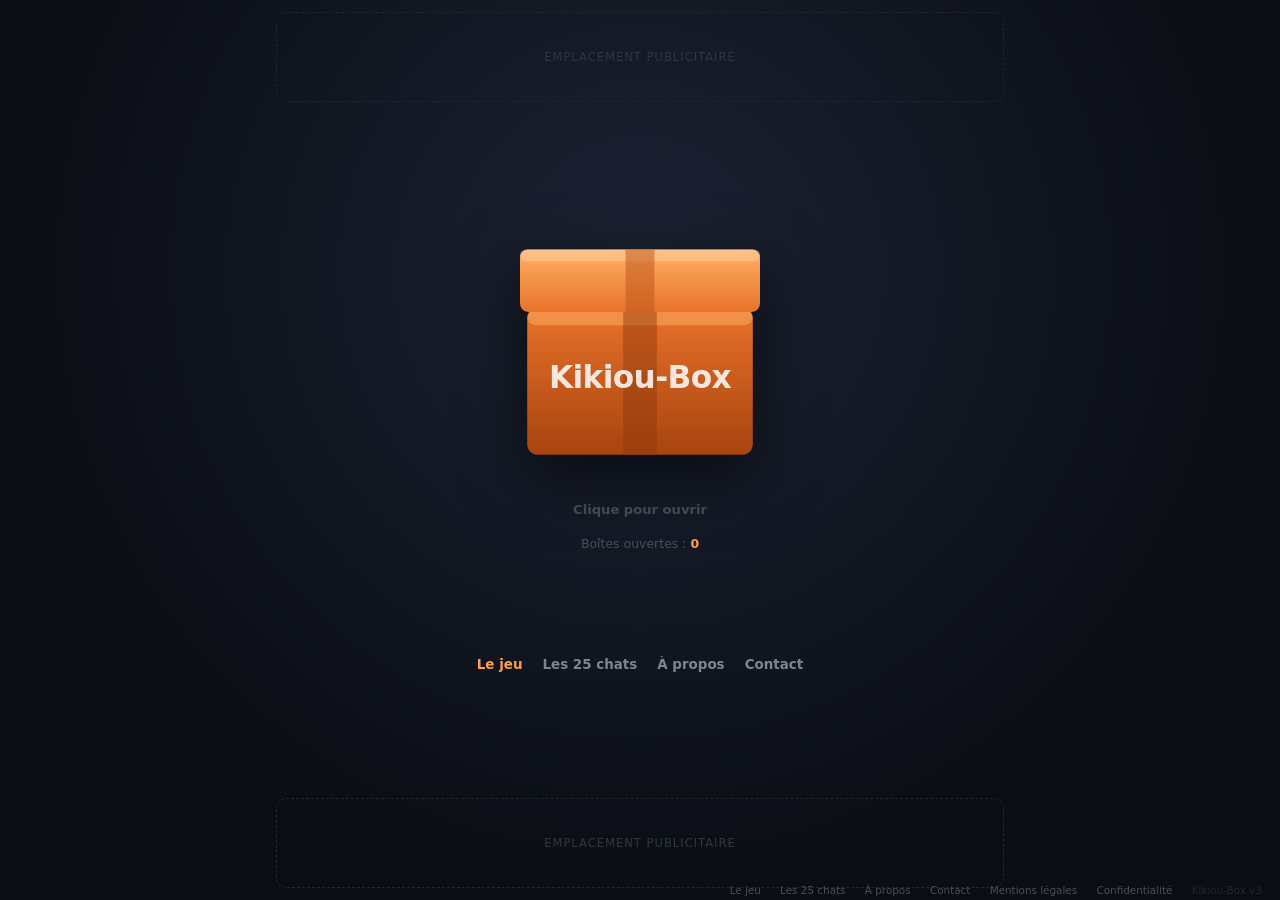
<file: index.html>
<!doctype html>
<html lang="fr">
<head>
<meta charset="utf-8">
<meta name="viewport" content="width=device-width, initial-scale=1">
<title>Kikiou-Box — Édition Halloween 🎃</title>
<meta name="description" content="Clique sur la boîte. Une créature d’Halloween en sort. Tu ne sais pas laquelle.">
<meta property="og:title" content="Kikiou-Box — Édition Halloween 🎃">
<meta property="og:description" content="Clique sur la boîte. Une créature d'Halloween en sort. Tu ne sais pas laquelle.">
<meta property="og:type" content="website">
<meta property="og:url" content="https://kikiou.com/">
<meta property="og:image" content="https://kikiou.com/assets/og-image-v2.png">
<meta property="og:image:width" content="1200">
<meta property="og:image:height" content="630">
<meta property="og:image:alt" content="Le kikiou Content, la mascotte de Kikiou-Box">
<meta property="og:site_name" content="Kikiou-Box">
<meta property="og:locale" content="fr_FR">
<meta name="twitter:card" content="summary_large_image">
<meta name="twitter:title" content="Kikiou-Box — Édition Halloween 🎃">
<meta name="twitter:description" content="Clique sur la boîte. Une créature d'Halloween en sort.">
<meta name="twitter:image" content="https://kikiou.com/assets/og-image-v2.png">
<meta name="theme-color" content="#0a0d14">

<!-- Statistiques de consultation — GoatCounter (sans cookie, respecte la vie privée) -->
<script data-goatcounter="https://kikiou-box.goatcounter.com/count"
        async src="//gc.zgo.at/count.js"></script>
<style>
  * { box-sizing: border-box; margin: 0; padding: 0; }
  html, body { height: 100%; }
  body {
    font-family: system-ui, -apple-system, "Segoe UI", Roboto, sans-serif;
    background: radial-gradient(circle at 50% 30%, #1b2233 0%, #0a0d14 70%);
    color: #e6e6e6;
    display: flex; flex-direction: column;
    align-items: center; justify-content: center;
    min-height: 100vh; padding: 20px;
    overflow: hidden; user-select: none;
  }

  h1 {
    font-size: clamp(1.4rem, 5vw, 2.2rem);
    font-weight: 800; letter-spacing: -1px; text-align: center;
    background: linear-gradient(90deg,#ff9f43,#ff6b35,#ff4d6d);
    -webkit-background-clip: text; background-clip: text; color: transparent;
    margin-bottom: 6px;
  }
  .sub {
    color: #6e7681; font-size: clamp(.78rem, 2.5vw, .92rem);
    text-align: center; margin-bottom: 28px;
  }

  .scene { position: relative; display: flex; align-items: center; justify-content: center; }

  .boite {
    width: clamp(170px, 44vw, 240px);
    height: clamp(170px, 44vw, 240px);
    position: relative; cursor: pointer;
    transition: transform .12s ease;
    filter: drop-shadow(0 18px 32px rgba(0,0,0,.6));
  }
  .boite:hover { transform: translateY(-6px) scale(1.03); }
  .boite:active { transform: translateY(2px) scale(.97); }
  .boite.secoue { animation: secousse .5s ease; }
  @keyframes secousse {
    0%,100% { transform: translateX(0) rotate(0); }
    15% { transform: translateX(-10px) rotate(-3deg); }
    30% { transform: translateX(9px) rotate(3deg); }
    45% { transform: translateX(-7px) rotate(-2deg); }
    60% { transform: translateX(6px) rotate(2deg); }
    80% { transform: translateX(-3px) rotate(-1deg); }
  }

  .couvercle {
    position: absolute; top: 0; left: 0; width: 100%;
    /* Charnière à gauche : le couvercle pivote depuis le bord gauche */
    transform-origin: 0% 100%;
    transition: transform .38s cubic-bezier(.3,-0.4,.4,1.6);
    z-index: 3;
  }
  .boite.ouverte .couvercle { transform: rotate(-112deg) translateY(-4%); }

  .chat {
    position: absolute; left: 50%; bottom: 34%;
    width: 54%; height: auto;
    transform: translate(-50%, 12%) scale(.2) rotate(-8deg);
    opacity: 0; pointer-events: none;
    transition: transform .5s cubic-bezier(.2,-0.3,.3,1.5), opacity .25s;
    z-index: 2;
  }
  .boite.ouverte .chat {
    opacity: 1;
    transform: translate(-50%, -110%) scale(1) rotate(0deg);
  }
  .boite.ouverte .chat.flotte {
    animation: flotte 2.4s ease-in-out infinite;
  }
  @keyframes flotte {
    0%,100% { transform: translate(-50%, -110%) scale(1) rotate(-2deg); }
    50%     { transform: translate(-50%, -120%) scale(1) rotate(2deg); }
  }

  .hint {
    margin-top: 34px; color: #484f58; font-size: .82rem; text-align: center;
    min-height: 1.2em; transition: color .3s; font-weight: 600;
  }
  .hint.actif { color: #ff9f43; }
  .hint.vide { visibility: hidden; }

  .compteur { margin-top: 18px; font-size: .78rem; color: #484f58; }
  .compteur b { color: #ff9f43; }

  .pub {
    position: fixed; left: 50%; transform: translateX(-50%);
    width: min(92vw, 728px); min-height: 90px;
    border: 1px dashed #21262d; border-radius: 10px;
    display: flex; align-items: center; justify-content: center;
    color: #30363d; font-size: .72rem; letter-spacing: 1px;
    text-transform: uppercase;
  }
  .pub.haut { top: 12px; }
  .pub.bas { bottom: 12px; }

  footer { position: fixed; bottom: 4px; right: 10px; font-size: .65rem; color: #21262d; }

  /* Navigation entre les pages — placee sous le compteur, dans le flux normal */
  .topnav { display: flex; justify-content: center; gap: 20px; flex-wrap: wrap;
            padding: 0; margin-top: 34px; position: relative; z-index: 10; }
  .topnav a { color: #7d8590; text-decoration: none; font-size: .84rem;
              font-weight: 600; transition: .2s; }
  .topnav a:hover, .topnav a.actif { color: #ff9f43; }


  /* Bouton de partage (moteur de viralite) */
  .partage {
    display: flex;
    gap: 10px;
    align-items: center;
    justify-content: center;
    margin: 14px auto 0;
    opacity: 0;
    transform: translateY(6px);
    transition: opacity .25s ease, transform .25s ease;
    pointer-events: none;
    max-width: 420px;
    padding: 0 16px;
  }
  .partage.visible { opacity: 1; transform: none; pointer-events: auto; }
  .partage button {
    flex: 1;
    display: flex;
    align-items: center;
    justify-content: center;
    gap: 8px;
    padding: 11px 16px;
    border: 0;
    border-radius: 10px;
    font: inherit;
    font-size: .95rem;
    font-weight: 600;
    cursor: pointer;
    color: #0a0d14;
    background: linear-gradient(180deg, #ffb066, #e8722a);
    box-shadow: 0 3px 0 #a8440f;
    transition: transform .12s ease, box-shadow .12s ease;
  }
  .partage button:active {
    transform: translateY(2px);
    box-shadow: 0 1px 0 #a8440f;
  }
  .partage button.alt {
    background: linear-gradient(180deg, #3a4152, #262c38);
    color: #e6e9ef;
    box-shadow: 0 3px 0 #14171e;
  }
  .partage button.alt:active { box-shadow: 0 1px 0 #14171e; }
  .partage .confirme {
    font-size: .82rem;
    color: #6ee7a8;
    text-align: center;
    width: 100%;
  }
  @media (max-width: 420px) {
    .partage { flex-direction: column; }
    .partage button { width: 100%; }
  }

  @media (max-height: 660px) { .pub { display: none; } }
</style>
</head>
<body>

<div class="pub haut" id="pub-haut">Emplacement publicitaire</div>

<div class="scene">
  <div class="boite" id="boite" role="button" tabindex="0" aria-label="Ouvrir la boîte">

    <svg class="couvercle" viewBox="0 0 200 70" aria-hidden="true">
      <defs>
        <linearGradient id="gc" x1="0" y1="0" x2="0" y2="1">
          <stop offset="0%" stop-color="#ffb066"/>
          <stop offset="100%" stop-color="#e8722a"/>
        </linearGradient>
      </defs>
      <rect x="0" y="18" width="200" height="52" rx="7" fill="url(#gc)"/>
      <rect x="0" y="18" width="200" height="10" rx="5" fill="#ffd0a3" opacity=".55"/>
      <rect x="88" y="18" width="24" height="52" fill="#c25a1c" opacity=".55"/>
    </svg>

    <svg class="chat" id="chat" viewBox="0 0 140 145" aria-hidden="true"></svg>

    <svg viewBox="0 0 200 190" aria-hidden="true"
         style="position:absolute;top:0;left:0;width:100%;height:100%;z-index:1">
      <defs>
        <linearGradient id="gb" x1="0" y1="0" x2="0" y2="1">
          <stop offset="0%" stop-color="#e8722a"/>
          <stop offset="100%" stop-color="#a8440f"/>
        </linearGradient>
      </defs>
      <rect x="6" y="62" width="188" height="122" rx="9" fill="url(#gb)"/>
      <rect x="6" y="62" width="188" height="14" rx="7" fill="#ffb066" opacity=".5"/>
      <rect x="86" y="62" width="28" height="122" fill="#8c3609" opacity=".45"/>
      <text x="100" y="128" text-anchor="middle" font-size="26" font-weight="bold"
            fill="#ffffff" opacity=".85" font-family="system-ui, sans-serif"
            letter-spacing="-0.5">Kikiou-Box</text>
    </svg>
  </div>
</div>

<p class="hint" id="hint">Clique pour ouvrir</p>
<p class="compteur">Boîtes ouvertes : <b id="nb">0</b></p>

<div class="partage" id="partage">
  <button id="btn-partage" type="button">
    <span aria-hidden="true">📤</span> Partager Kikiou
  </button>
  <button id="btn-lien" type="button" class="alt">
    <span aria-hidden="true">🔗</span> Copier le lien
  </button>
</div>

<nav class="topnav">
  <a href="/" class="actif">Le jeu</a>
  <a href="/chats.html">Les 25 chats</a>
  <a href="/apropos.html">À propos</a>
  <a href="/contact.html">Contact</a>
</nav>

<div class="pub bas" id="pub-bas">Emplacement publicitaire</div>
<footer>
  <a href="/" style="color:#484f58;text-decoration:none;margin:0 8px;">Le jeu</a>
  <a href="/chats.html" style="color:#484f58;text-decoration:none;margin:0 8px;">Les 25 chats</a>
  <a href="/apropos.html" style="color:#484f58;text-decoration:none;margin:0 8px;">À propos</a>
  <a href="/contact.html" style="color:#484f58;text-decoration:none;margin:0 8px;">Contact</a>
  <a href="/mentions-legales.html" style="color:#484f58;text-decoration:none;margin:0 8px;">Mentions légales</a>
  <a href="/confidentialite.html" style="color:#484f58;text-decoration:none;margin:0 8px;">Confidentialité</a>
  <span style="color:#21262d;margin:0 8px;">Kikiou-Box v3</span>
</footer>

<script src="/assets/chats.js"></script>
<script>
// ============================================================
//  LE CHAT — un seul personnage, plusieurs expressions
//  Style kawaii japonais : tête ronde, oreilles triangulaires,
//  museau clair, joues roses, grands yeux, moustaches, queue.
// ============================================================
// Les personnages et la fonction de dessin sont dans assets/chats.js
// (fichier partage avec la page galerie chats.html)

const boite = document.getElementById('boite');
const chat  = document.getElementById('chat');
const hint  = document.getElementById('hint');
const nbEl  = document.getElementById('nb');

let ouverte = false;
let compteur = 0;
let derniere = -1;
let minuteurFermeture = null;

function tirer() {
  let i;
  do { i = Math.floor(Math.random() * EXPRESSIONS.length); }
  while (i === derniere && EXPRESSIONS.length > 1);
  derniere = i;
  return EXPRESSIONS[i];
}

function fermer() {
  boite.classList.remove('ouverte', 'flotte');
  ouverte = false;
  hint.textContent = "Clique pour rouvrir";
  hint.classList.remove('vide');
}

function ouvrir() {
  if (ouverte) {
    clearTimeout(minuteurFermeture);
    fermer();
    return;
  }

  const e = tirer();
  chat.innerHTML = dessinerChat(e);

  boite.classList.add('secoue');
  setTimeout(() => {
    boite.classList.remove('secoue');
    boite.classList.add('ouverte');
    setTimeout(() => boite.classList.add('flotte'), 520);
  }, 320);

  ouverte = true;
  compteur++;
  nbEl.textContent = compteur;
  hint.textContent = "";
  hint.classList.add('vide');
  afficherPartage(e);

  // Refermeture automatique 2 secondes apres l'ouverture
  clearTimeout(minuteurFermeture);
  minuteurFermeture = setTimeout(fermer, 2000 + 320);
}

boite.addEventListener('click', ouvrir);
boite.addEventListener('keydown', ev => {
  if (ev.key === 'Enter' || ev.key === ' ') { ev.preventDefault(); ouvrir(); }
});


// ------------------------------------------------------------
//  Partage social — moteur de viralite
//  Le lien contient le chat obtenu : en ouvrant, le visiteur
//  decouvre le meme chat.
// ------------------------------------------------------------
const partageEl = document.getElementById('partage');
const btnPartage = document.getElementById('btn-partage');
const btnLien = document.getElementById('btn-lien');

let dernierChat = null;

function textePartage(e) {
  return "J'ai eu « " + e.nom + " » dans la Kikiou-Box ! 🎃 "
       + "Clique pour voir lequel tu obtiens :";
}

function lienAvecChat(e) {
  return "https://kikiou.com/?chat=" + encodeURIComponent(e.nom);
}

function afficherPartage(e) {
  dernierChat = e;
  partageEl.classList.add('visible');
}

if (btnPartage) {
  btnPartage.addEventListener('click', async () => {
    if (!dernierChat) return;
    const texte = textePartage(dernierChat);
    const url = lienAvecChat(dernierChat);

    // API native de partage (mobile) si disponible
    if (navigator.share) {
      try {
        await navigator.share({ title: "Kikiou-Box", text: texte, url: url });
        return;
      } catch (err) {
        // l'utilisateur a annule : on continue vers le repli
      }
    }
    // Repli : X / Twitter
    window.open("https://twitter.com/intent/tweet?text="
      + encodeURIComponent(texte) + "&url=" + encodeURIComponent(url),
      "_blank", "noopener");
  });
}

if (btnLien) {
  btnLien.addEventListener('click', async () => {
    if (!dernierChat) return;
    const url = lienAvecChat(dernierChat);
    try {
      await navigator.clipboard.writeText(url);
      const avant = btnLien.innerHTML;
      btnLien.innerHTML = "✅ Lien copié";
      setTimeout(() => { btnLien.innerHTML = avant; }, 1600);
    } catch (err) {
      // repli si le presse-papiers est bloque
      window.prompt("Copie ce lien :", url);
    }
  });
}


// ------------------------------------------------------------
//  Lien recu : ?chat=Nom  -> on ouvre directement ce chat
// ------------------------------------------------------------
(function ouvrirDepuisLien() {
  const params = new URLSearchParams(location.search);
  const nom = params.get('chat');
  if (!nom) return;
  const e = EXPRESSIONS.find(x => x.nom.toLowerCase() === nom.toLowerCase());
  if (!e) return;

  setTimeout(() => {
    chat.innerHTML = dessinerChat(e);
    boite.classList.add('ouverte', 'flotte');
    ouverte = true;
    compteur++;
    nbEl.textContent = compteur;
    hint.textContent = "";
    hint.classList.add('vide');
    afficherPartage(e);
  }, 600);
})();

chat.innerHTML = dessinerChat(EXPRESSIONS[0]);
</script>
</body>
</html>
</file>
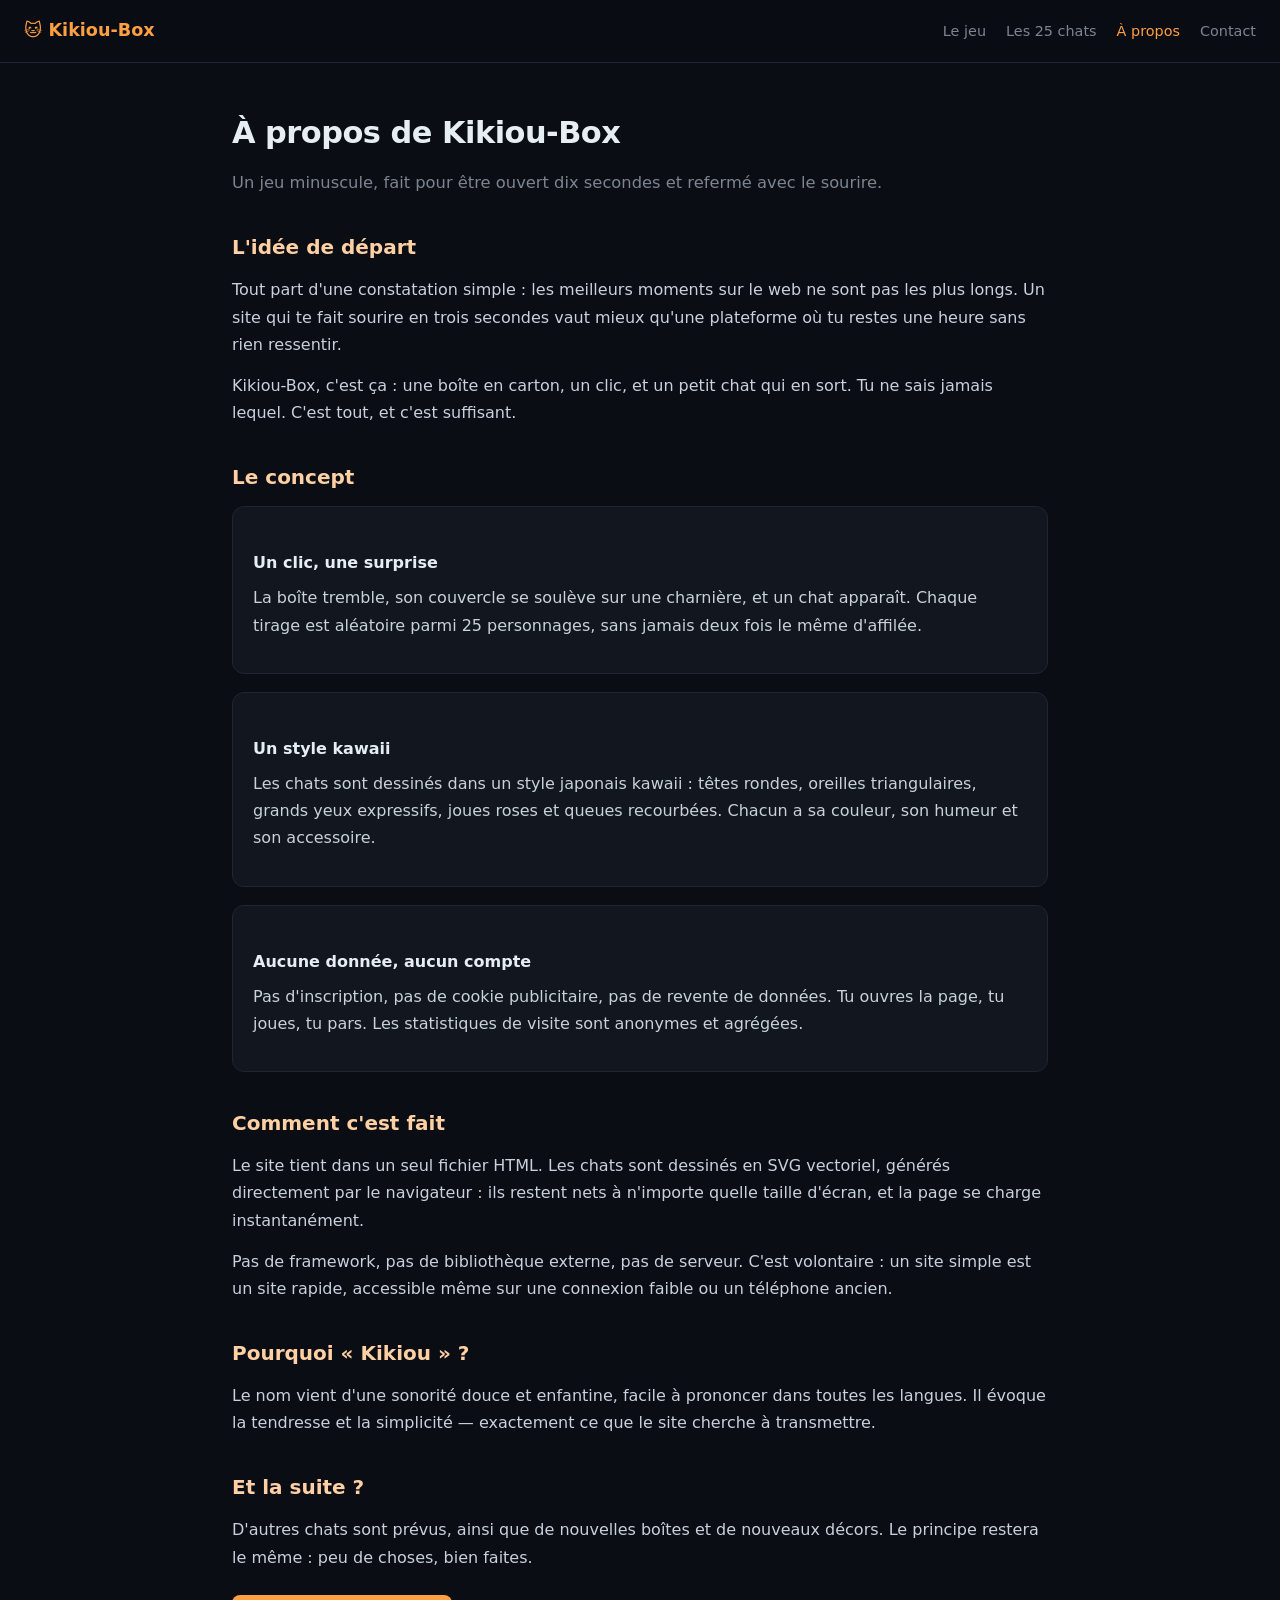
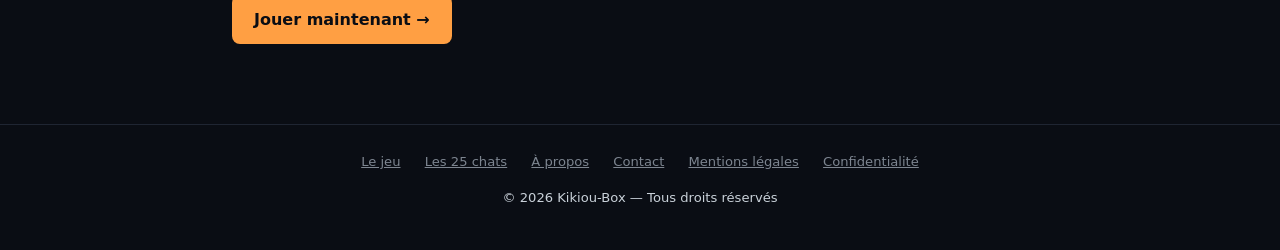
<file: apropos.html>
<!doctype html>
<html lang="fr">
<head>
<meta charset="utf-8">
<meta name="viewport" content="width=device-width, initial-scale=1">
<title>À propos de Kikiou-Box — le projet et son histoire</title>
<meta name="description" content="Kikiou-Box est un petit jeu web : une boîte, un clic, et un chat kawaii en sort. Découvre l'histoire et la philosophie du projet.">
<meta property="og:title" content="Kikiou-Box — Édition Halloween 🎃">
<meta property="og:description" content="Clique sur la boîte. Une créature d'Halloween en sort. Tu ne sais pas laquelle.">
<meta property="og:type" content="website">
<meta property="og:url" content="https://kikiou.com/">
<meta property="og:image" content="https://kikiou.com/assets/og-image-v2.png">
<meta property="og:image:width" content="1200">
<meta property="og:image:height" content="630">
<meta property="og:image:alt" content="Un chat d'Halloween sort d'une boîte orange Kikiou-Box">
<meta property="og:site_name" content="Kikiou-Box">
<meta property="og:locale" content="fr_FR">
<meta name="twitter:card" content="summary_large_image">
<meta name="twitter:title" content="Kikiou-Box — Édition Halloween 🎃">
<meta name="twitter:description" content="Clique sur la boîte. Une créature d'Halloween en sort.">
<meta name="twitter:image" content="https://kikiou.com/assets/og-image-v2.png">
<link rel="stylesheet" href="/assets/style.css">
<script data-goatcounter="https://kikiou-box.goatcounter.com/count"
        async src="//gc.zgo.at/count.js"></script>
</head>
<body>
<header>
  <a href="/" class="logo">🐱 Kikiou-Box</a>
  <nav>
    <a href="/">Le jeu</a>
    <a href="/chats.html">Les 25 chats</a>
    <a href="/apropos.html" class="actif">À propos</a>
    <a href="/contact.html">Contact</a>
  </nav>
</header>

<main>
  <h1>À propos de Kikiou-Box</h1>
  <p class="intro">
    Un jeu minuscule, fait pour être ouvert dix secondes et refermé avec le sourire.
  </p>

  <h2>L'idée de départ</h2>
  <p>
    Tout part d'une constatation simple : les meilleurs moments sur le web ne sont
    pas les plus longs. Un site qui te fait sourire en trois secondes vaut mieux
    qu'une plateforme où tu restes une heure sans rien ressentir.
  </p>
  <p>
    Kikiou-Box, c'est ça : une boîte en carton, un clic, et un petit chat qui en
    sort. Tu ne sais jamais lequel. C'est tout, et c'est suffisant.
  </p>

  <h2>Le concept</h2>
  <div class="card">
    <h3>Un clic, une surprise</h3>
    <p>
      La boîte tremble, son couvercle se soulève sur une charnière, et un chat
      apparaît. Chaque tirage est aléatoire parmi 25 personnages, sans jamais
      deux fois le même d'affilée.
    </p>
  </div>
  <div class="card">
    <h3>Un style kawaii</h3>
    <p>
      Les chats sont dessinés dans un style japonais kawaii : têtes rondes,
      oreilles triangulaires, grands yeux expressifs, joues roses et queues
      recourbées. Chacun a sa couleur, son humeur et son accessoire.
    </p>
  </div>
  <div class="card">
    <h3>Aucune donnée, aucun compte</h3>
    <p>
      Pas d'inscription, pas de cookie publicitaire, pas de revente de données.
      Tu ouvres la page, tu joues, tu pars. Les statistiques de visite sont
      anonymes et agrégées.
    </p>
  </div>

  <h2>Comment c'est fait</h2>
  <p>
    Le site tient dans un seul fichier HTML. Les chats sont dessinés en SVG
    vectoriel, générés directement par le navigateur : ils restent nets à
    n'importe quelle taille d'écran, et la page se charge instantanément.
  </p>
  <p>
    Pas de framework, pas de bibliothèque externe, pas de serveur. C'est
    volontaire : un site simple est un site rapide, accessible même sur une
    connexion faible ou un téléphone ancien.
  </p>

  <h2>Pourquoi « Kikiou » ?</h2>
  <p>
    Le nom vient d'une sonorité douce et enfantine, facile à prononcer dans
    toutes les langues. Il évoque la tendresse et la simplicité — exactement
    ce que le site cherche à transmettre.
  </p>

  <h2>Et la suite ?</h2>
  <p>
    D'autres chats sont prévus, ainsi que de nouvelles boîtes et de nouveaux
    décors. Le principe restera le même : peu de choses, bien faites.
  </p>

  <a href="/" class="btn">Jouer maintenant →</a>
</main>

<footer>
  <a href="/">Le jeu</a>
  <a href="/chats.html">Les 25 chats</a>
  <a href="/apropos.html">À propos</a>
  <a href="/contact.html">Contact</a>
  <a href="/mentions-legales.html">Mentions légales</a>
  <a href="/confidentialite.html">Confidentialité</a>
  <p style="margin-top:14px">© 2026 Kikiou-Box — Tous droits réservés</p>
</footer>
</body>
</html>
</file>
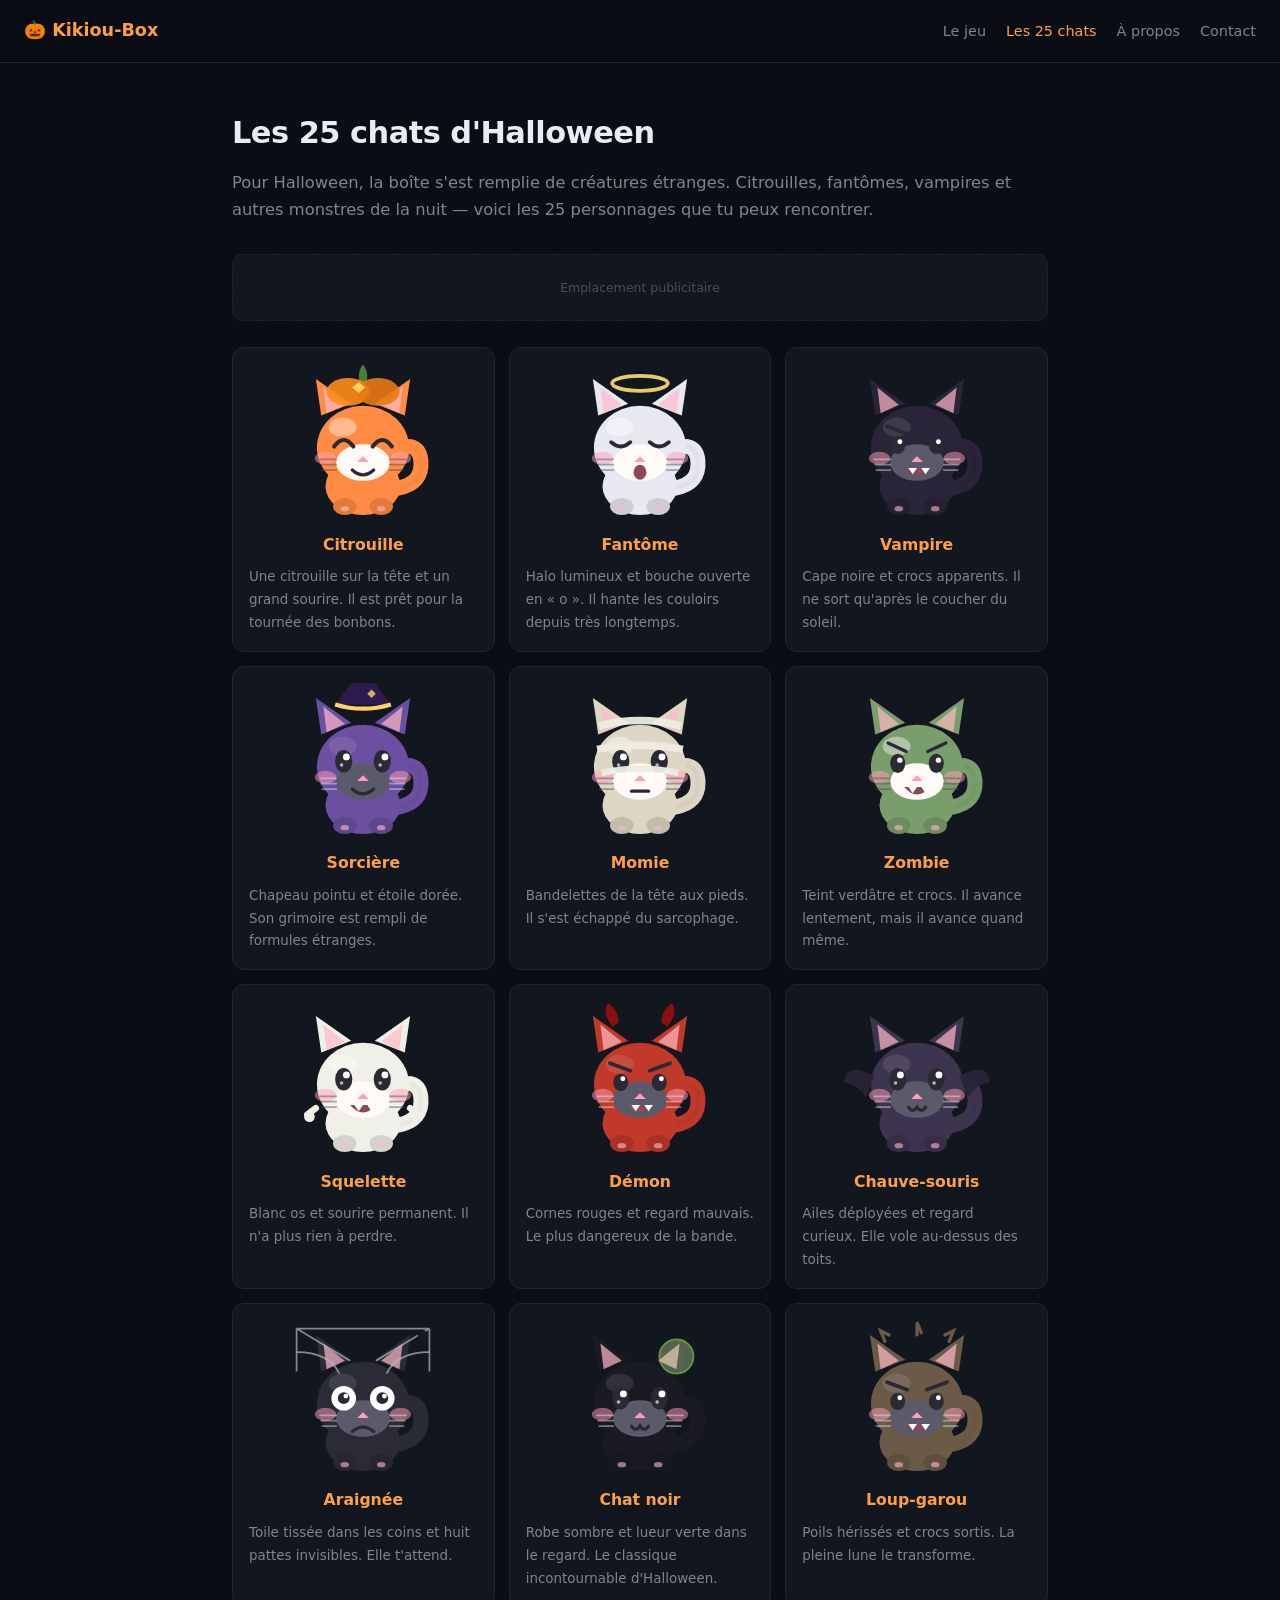
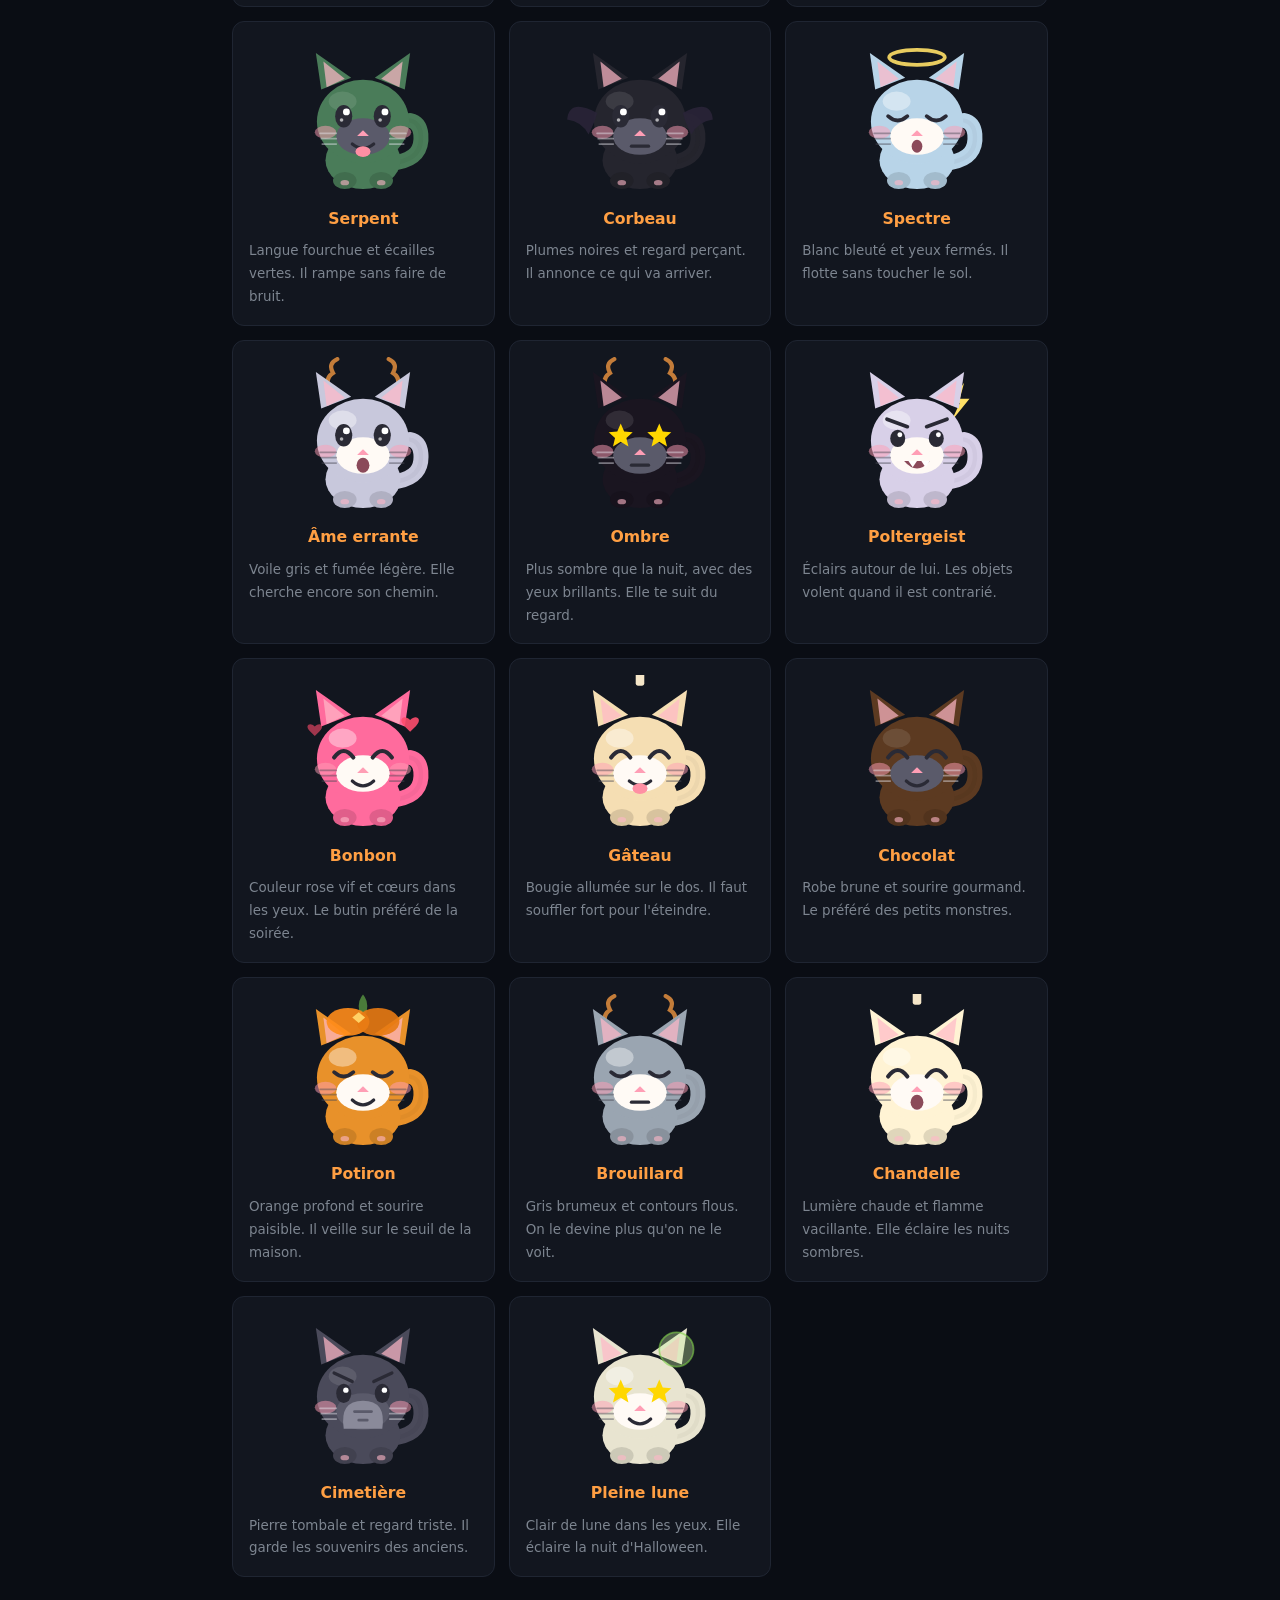
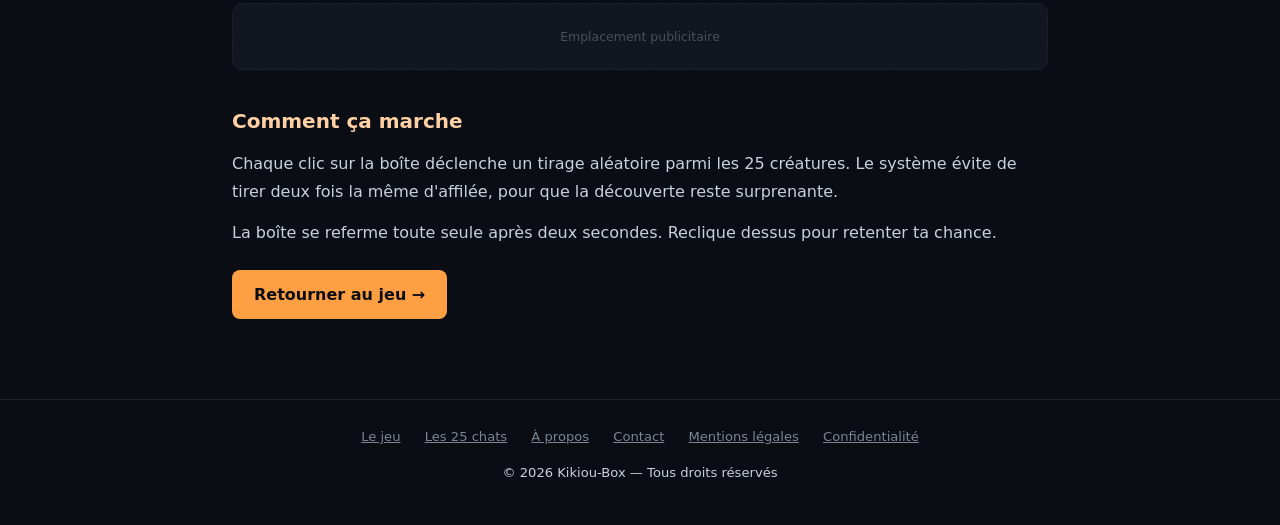
<file: chats.html>
<!doctype html>
<html lang="fr">
<head>
<meta charset="utf-8">
<meta name="viewport" content="width=device-width, initial-scale=1">
<title>Les 25 chats d'Halloween — Kikiou-Box</title>
<meta name="description" content="Decouvre les 25 chats d'Halloween de Kikiou-Box : citrouille, fantome, vampire, sorciere, loup-garou et bien d'autres creatures de la nuit.">
<meta property="og:title" content="Kikiou-Box — Édition Halloween 🎃">
<meta property="og:description" content="Clique sur la boîte. Une créature d'Halloween en sort. Tu ne sais pas laquelle.">
<meta property="og:type" content="website">
<meta property="og:url" content="https://kikiou.com/">
<meta property="og:image" content="https://kikiou.com/assets/og-image-v2.png">
<meta property="og:image:width" content="1200">
<meta property="og:image:height" content="630">
<meta property="og:image:alt" content="Un chat d'Halloween sort d'une boîte orange Kikiou-Box">
<meta property="og:site_name" content="Kikiou-Box">
<meta property="og:locale" content="fr_FR">
<meta name="twitter:card" content="summary_large_image">
<meta name="twitter:title" content="Kikiou-Box — Édition Halloween 🎃">
<meta name="twitter:description" content="Clique sur la boîte. Une créature d'Halloween en sort.">
<meta name="twitter:image" content="https://kikiou.com/assets/og-image-v2.png">
<link rel="stylesheet" href="/assets/style.css">
<script data-goatcounter="https://kikiou-box.goatcounter.com/count"
        async src="//gc.zgo.at/count.js"></script>
<style>
  .chat-svg { width: 100%; max-width: 150px; margin: 0 auto 12px; }
  .chat-svg svg { width: 100%; height: auto; display: block; }
  .chat { text-align: center; }
  .chat h3 { margin-bottom: 8px; }
  .chat p { text-align: left; }
</style>
</head>
<body>
<header>
  <a href="/" class="logo">🎃 Kikiou-Box</a>
  <nav>
    <a href="/">Le jeu</a>
    <a href="/chats.html" class="actif">Les 25 chats</a>
    <a href="/apropos.html">À propos</a>
    <a href="/contact.html">Contact</a>
  </nav>
</header>

<main>
  <h1>Les 25 chats d'Halloween</h1>
  <p class="intro">
    Pour Halloween, la boîte s'est remplie de créatures étranges. Citrouilles,
    fantômes, vampires et autres monstres de la nuit — voici les 25 personnages
    que tu peux rencontrer.
  </p>

  <div class="pub">Emplacement publicitaire</div>

  <div class="grille">
    <div class="chat">
      <div class="chat-svg" id="c0"></div>
      <h3>Citrouille</h3>
      <p>Une citrouille sur la tête et un grand sourire. Il est prêt pour la tournée des bonbons.</p>
    </div>
    <div class="chat">
      <div class="chat-svg" id="c1"></div>
      <h3>Fantôme</h3>
      <p>Halo lumineux et bouche ouverte en « o ». Il hante les couloirs depuis très longtemps.</p>
    </div>
    <div class="chat">
      <div class="chat-svg" id="c2"></div>
      <h3>Vampire</h3>
      <p>Cape noire et crocs apparents. Il ne sort qu&#x27;après le coucher du soleil.</p>
    </div>
    <div class="chat">
      <div class="chat-svg" id="c3"></div>
      <h3>Sorcière</h3>
      <p>Chapeau pointu et étoile dorée. Son grimoire est rempli de formules étranges.</p>
    </div>
    <div class="chat">
      <div class="chat-svg" id="c4"></div>
      <h3>Momie</h3>
      <p>Bandelettes de la tête aux pieds. Il s&#x27;est échappé du sarcophage.</p>
    </div>
    <div class="chat">
      <div class="chat-svg" id="c5"></div>
      <h3>Zombie</h3>
      <p>Teint verdâtre et crocs. Il avance lentement, mais il avance quand même.</p>
    </div>
    <div class="chat">
      <div class="chat-svg" id="c6"></div>
      <h3>Squelette</h3>
      <p>Blanc os et sourire permanent. Il n&#x27;a plus rien à perdre.</p>
    </div>
    <div class="chat">
      <div class="chat-svg" id="c7"></div>
      <h3>Démon</h3>
      <p>Cornes rouges et regard mauvais. Le plus dangereux de la bande.</p>
    </div>
    <div class="chat">
      <div class="chat-svg" id="c8"></div>
      <h3>Chauve-souris</h3>
      <p>Ailes déployées et regard curieux. Elle vole au-dessus des toits.</p>
    </div>
    <div class="chat">
      <div class="chat-svg" id="c9"></div>
      <h3>Araignée</h3>
      <p>Toile tissée dans les coins et huit pattes invisibles. Elle t&#x27;attend.</p>
    </div>
    <div class="chat">
      <div class="chat-svg" id="c10"></div>
      <h3>Chat noir</h3>
      <p>Robe sombre et lueur verte dans le regard. Le classique incontournable d&#x27;Halloween.</p>
    </div>
    <div class="chat">
      <div class="chat-svg" id="c11"></div>
      <h3>Loup-garou</h3>
      <p>Poils hérissés et crocs sortis. La pleine lune le transforme.</p>
    </div>
    <div class="chat">
      <div class="chat-svg" id="c12"></div>
      <h3>Serpent</h3>
      <p>Langue fourchue et écailles vertes. Il rampe sans faire de bruit.</p>
    </div>
    <div class="chat">
      <div class="chat-svg" id="c13"></div>
      <h3>Corbeau</h3>
      <p>Plumes noires et regard perçant. Il annonce ce qui va arriver.</p>
    </div>
    <div class="chat">
      <div class="chat-svg" id="c14"></div>
      <h3>Spectre</h3>
      <p>Blanc bleuté et yeux fermés. Il flotte sans toucher le sol.</p>
    </div>
    <div class="chat">
      <div class="chat-svg" id="c15"></div>
      <h3>Âme errante</h3>
      <p>Voile gris et fumée légère. Elle cherche encore son chemin.</p>
    </div>
    <div class="chat">
      <div class="chat-svg" id="c16"></div>
      <h3>Ombre</h3>
      <p>Plus sombre que la nuit, avec des yeux brillants. Elle te suit du regard.</p>
    </div>
    <div class="chat">
      <div class="chat-svg" id="c17"></div>
      <h3>Poltergeist</h3>
      <p>Éclairs autour de lui. Les objets volent quand il est contrarié.</p>
    </div>
    <div class="chat">
      <div class="chat-svg" id="c18"></div>
      <h3>Bonbon</h3>
      <p>Couleur rose vif et cœurs dans les yeux. Le butin préféré de la soirée.</p>
    </div>
    <div class="chat">
      <div class="chat-svg" id="c19"></div>
      <h3>Gâteau</h3>
      <p>Bougie allumée sur le dos. Il faut souffler fort pour l&#x27;éteindre.</p>
    </div>
    <div class="chat">
      <div class="chat-svg" id="c20"></div>
      <h3>Chocolat</h3>
      <p>Robe brune et sourire gourmand. Le préféré des petits monstres.</p>
    </div>
    <div class="chat">
      <div class="chat-svg" id="c21"></div>
      <h3>Potiron</h3>
      <p>Orange profond et sourire paisible. Il veille sur le seuil de la maison.</p>
    </div>
    <div class="chat">
      <div class="chat-svg" id="c22"></div>
      <h3>Brouillard</h3>
      <p>Gris brumeux et contours flous. On le devine plus qu&#x27;on ne le voit.</p>
    </div>
    <div class="chat">
      <div class="chat-svg" id="c23"></div>
      <h3>Chandelle</h3>
      <p>Lumière chaude et flamme vacillante. Elle éclaire les nuits sombres.</p>
    </div>
    <div class="chat">
      <div class="chat-svg" id="c24"></div>
      <h3>Cimetière</h3>
      <p>Pierre tombale et regard triste. Il garde les souvenirs des anciens.</p>
    </div>
    <div class="chat">
      <div class="chat-svg" id="c25"></div>
      <h3>Pleine lune</h3>
      <p>Clair de lune dans les yeux. Elle éclaire la nuit d&#x27;Halloween.</p>
    </div>
  </div>

  <div class="pub">Emplacement publicitaire</div>

  <h2>Comment ça marche</h2>
  <p>
    Chaque clic sur la boîte déclenche un tirage aléatoire parmi les 25 créatures.
    Le système évite de tirer deux fois la même d'affilée, pour que la découverte
    reste surprenante.
  </p>
  <p>
    La boîte se referme toute seule après deux secondes. Reclique dessus pour
    retenter ta chance.
  </p>
  <a href="/" class="btn">Retourner au jeu →</a>
</main>

<footer>
  <a href="/">Le jeu</a>
  <a href="/chats.html">Les 25 chats</a>
  <a href="/apropos.html">À propos</a>
  <a href="/contact.html">Contact</a>
  <a href="/mentions-legales.html">Mentions légales</a>
  <a href="/confidentialite.html">Confidentialité</a>
  <p style="margin-top:14px">© 2026 Kikiou-Box — Tous droits réservés</p>
</footer>

<script src="/assets/chats.js"></script>
<script>
EXPRESSIONS.forEach((e, i) => {
  const cible = document.getElementById('c' + i);
  if (!cible) return;
  // dessinerChat renvoie des <path> bruts : il faut les envelopper
  // dans une balise <svg> pour que le navigateur les affiche.
  cible.innerHTML = '<svg viewBox="0 0 140 145" aria-hidden="true">'
                  + dessinerChat(e) + '</svg>';
});
</script>
</body>
</html>
</file>
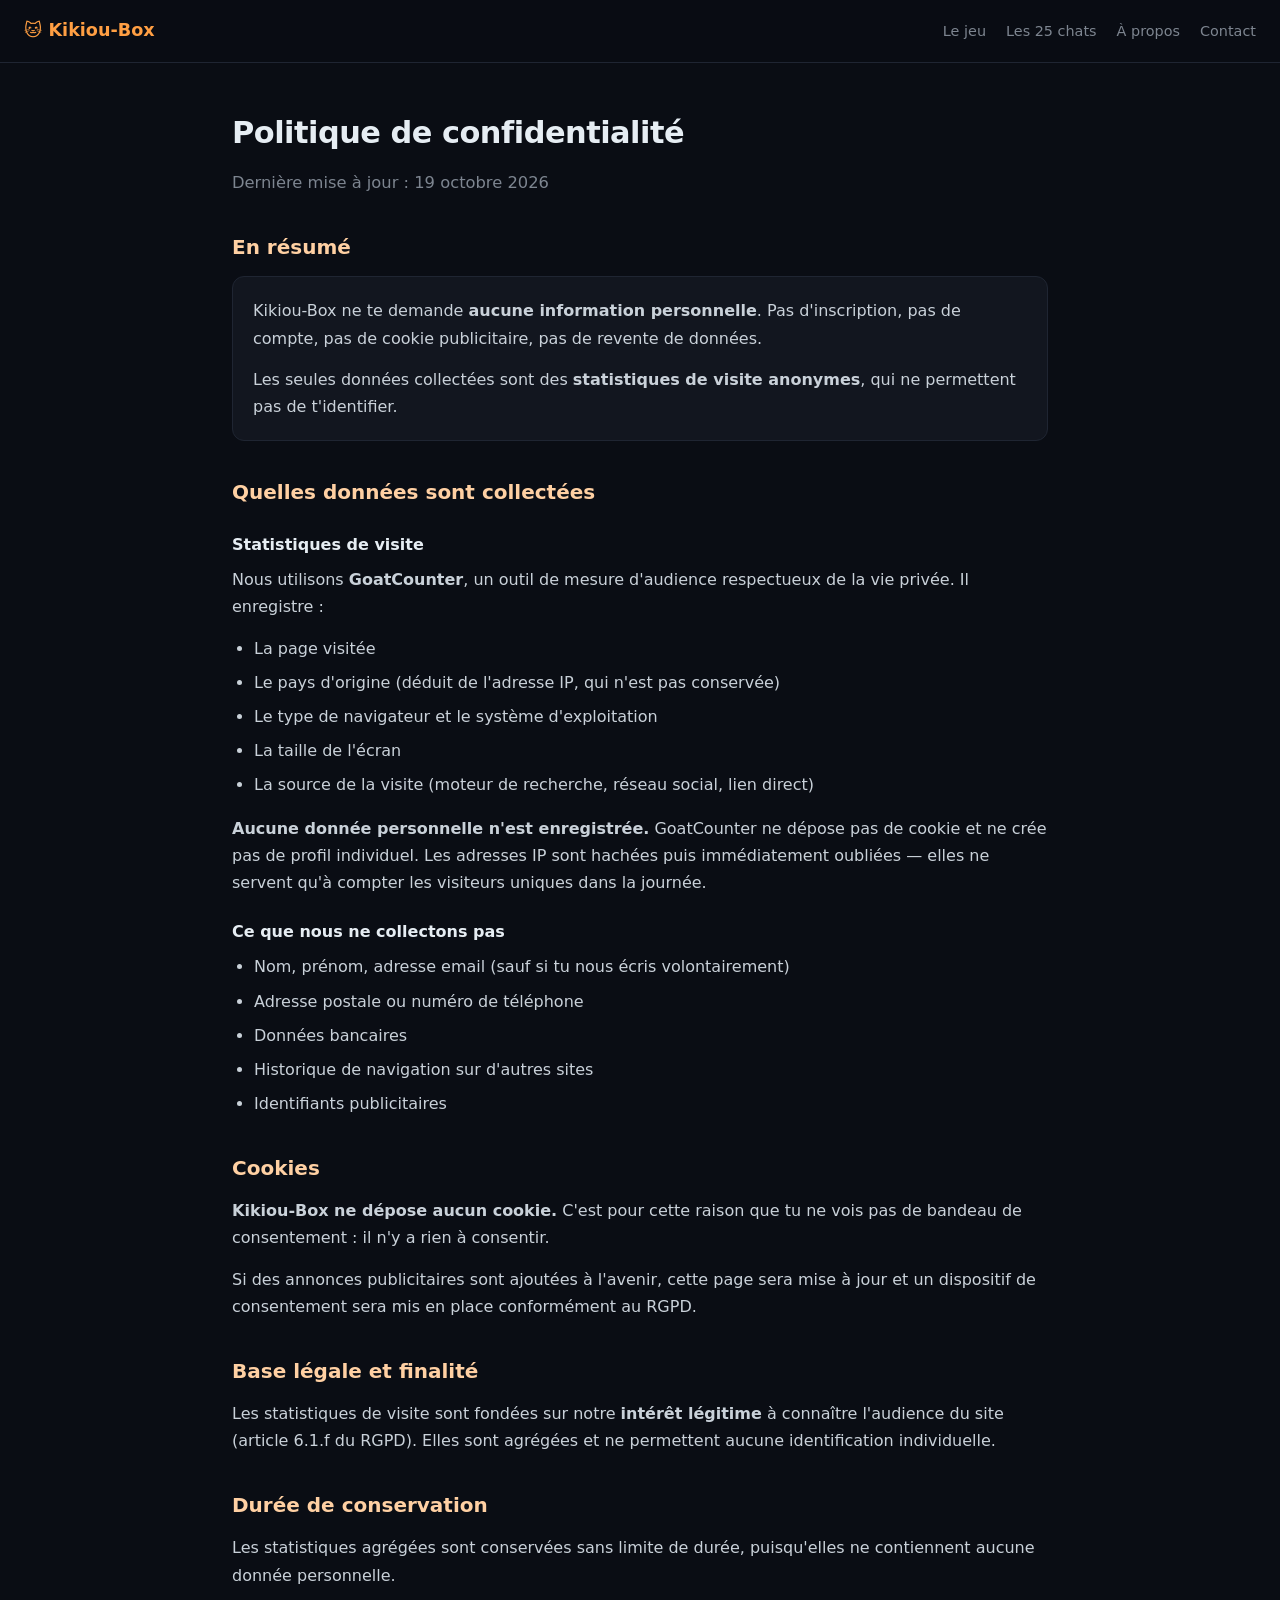
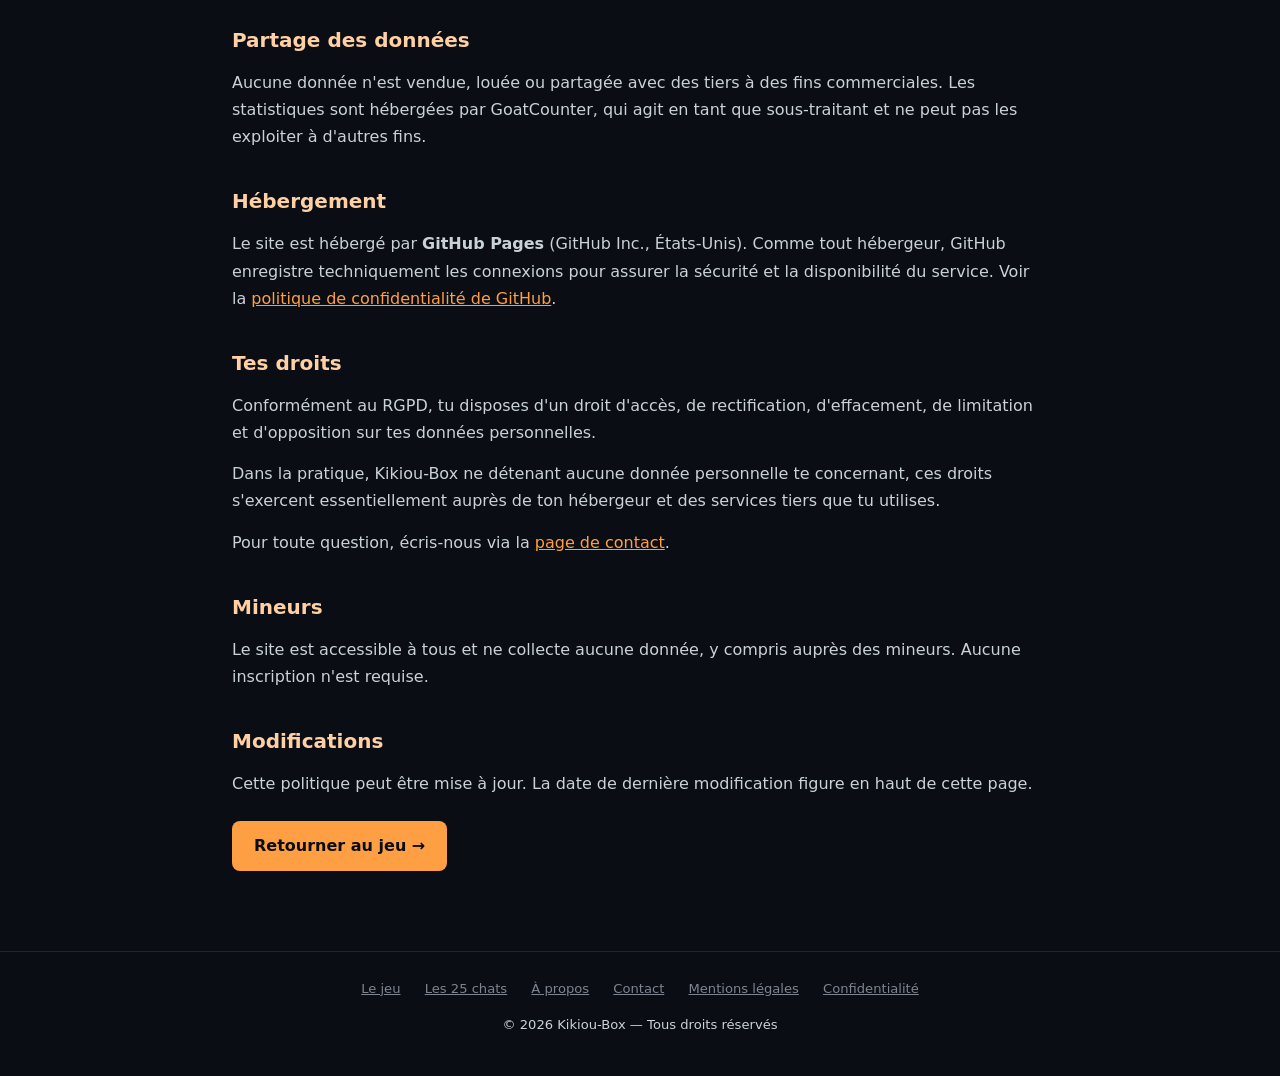
<file: confidentialite.html>
<!doctype html>
<html lang="fr">
<head>
<meta charset="utf-8">
<meta name="viewport" content="width=device-width, initial-scale=1">
<title>Politique de confidentialité — Kikiou-Box</title>
<meta name="description" content="Politique de confidentialité de Kikiou-Box : quelles données sont collectées, pourquoi, et comment exercer tes droits.">
<link rel="stylesheet" href="/assets/style.css">
</head>
<body>
<header>
  <a href="/" class="logo">🐱 Kikiou-Box</a>
  <nav>
    <a href="/">Le jeu</a>
    <a href="/chats.html">Les 25 chats</a>
    <a href="/apropos.html">À propos</a>
    <a href="/contact.html">Contact</a>
  </nav>
</header>

<main>
  <h1>Politique de confidentialité</h1>
  <p class="intro">Dernière mise à jour : 19 octobre 2026</p>

  <h2>En résumé</h2>
  <div class="card">
    <p>
      Kikiou-Box ne te demande <strong>aucune information personnelle</strong>.
      Pas d'inscription, pas de compte, pas de cookie publicitaire, pas de
      revente de données.
    </p>
    <p style="margin-bottom:0">
      Les seules données collectées sont des <strong>statistiques de visite
      anonymes</strong>, qui ne permettent pas de t'identifier.
    </p>
  </div>

  <h2>Quelles données sont collectées</h2>

  <h3>Statistiques de visite</h3>
  <p>
    Nous utilisons <strong>GoatCounter</strong>, un outil de mesure d'audience
    respectueux de la vie privée. Il enregistre :
  </p>
  <ul>
    <li>La page visitée</li>
    <li>Le pays d'origine (déduit de l'adresse IP, qui n'est pas conservée)</li>
    <li>Le type de navigateur et le système d'exploitation</li>
    <li>La taille de l'écran</li>
    <li>La source de la visite (moteur de recherche, réseau social, lien direct)</li>
  </ul>
  <p>
    <strong>Aucune donnée personnelle n'est enregistrée.</strong> GoatCounter
    ne dépose pas de cookie et ne crée pas de profil individuel. Les adresses IP
    sont hachées puis immédiatement oubliées — elles ne servent qu'à compter les
    visiteurs uniques dans la journée.
  </p>

  <h3>Ce que nous ne collectons pas</h3>
  <ul>
    <li>Nom, prénom, adresse email (sauf si tu nous écris volontairement)</li>
    <li>Adresse postale ou numéro de téléphone</li>
    <li>Données bancaires</li>
    <li>Historique de navigation sur d'autres sites</li>
    <li>Identifiants publicitaires</li>
  </ul>

  <h2>Cookies</h2>
  <p>
    <strong>Kikiou-Box ne dépose aucun cookie.</strong> C'est pour cette raison
    que tu ne vois pas de bandeau de consentement : il n'y a rien à consentir.
  </p>
  <p>
    Si des annonces publicitaires sont ajoutées à l'avenir, cette page sera mise
    à jour et un dispositif de consentement sera mis en place conformément au RGPD.
  </p>

  <h2>Base légale et finalité</h2>
  <p>
    Les statistiques de visite sont fondées sur notre <strong>intérêt
    légitime</strong> à connaître l'audience du site (article 6.1.f du RGPD).
    Elles sont agrégées et ne permettent aucune identification individuelle.
  </p>

  <h2>Durée de conservation</h2>
  <p>
    Les statistiques agrégées sont conservées sans limite de durée, puisqu'elles
    ne contiennent aucune donnée personnelle.
  </p>

  <h2>Partage des données</h2>
  <p>
    Aucune donnée n'est vendue, louée ou partagée avec des tiers à des fins
    commerciales. Les statistiques sont hébergées par GoatCounter, qui agit en
    tant que sous-traitant et ne peut pas les exploiter à d'autres fins.
  </p>

  <h2>Hébergement</h2>
  <p>
    Le site est hébergé par <strong>GitHub Pages</strong> (GitHub Inc.,
    États-Unis). Comme tout hébergeur, GitHub enregistre techniquement les
    connexions pour assurer la sécurité et la disponibilité du service.
    Voir la <a href="https://docs.github.com/fr/site-policy/privacy-policies/github-privacy-statement" target="_blank" rel="noopener">politique de confidentialité de GitHub</a>.
  </p>

  <h2>Tes droits</h2>
  <p>
    Conformément au RGPD, tu disposes d'un droit d'accès, de rectification,
    d'effacement, de limitation et d'opposition sur tes données personnelles.
  </p>
  <p>
    Dans la pratique, Kikiou-Box ne détenant aucune donnée personnelle te
    concernant, ces droits s'exercent essentiellement auprès de ton hébergeur
    et des services tiers que tu utilises.
  </p>
  <p>
    Pour toute question, écris-nous via la <a href="/contact.html">page de contact</a>.
  </p>

  <h2>Mineurs</h2>
  <p>
    Le site est accessible à tous et ne collecte aucune donnée, y compris auprès
    des mineurs. Aucune inscription n'est requise.
  </p>

  <h2>Modifications</h2>
  <p>
    Cette politique peut être mise à jour. La date de dernière modification
    figure en haut de cette page.
  </p>

  <a href="/" class="btn">Retourner au jeu →</a>
</main>

<footer>
  <a href="/">Le jeu</a>
  <a href="/chats.html">Les 25 chats</a>
  <a href="/apropos.html">À propos</a>
  <a href="/contact.html">Contact</a>
  <a href="/mentions-legales.html">Mentions légales</a>
  <a href="/confidentialite.html">Confidentialité</a>
  <p style="margin-top:14px">© 2026 Kikiou-Box — Tous droits réservés</p>
</footer>
</body>
</html>
</file>
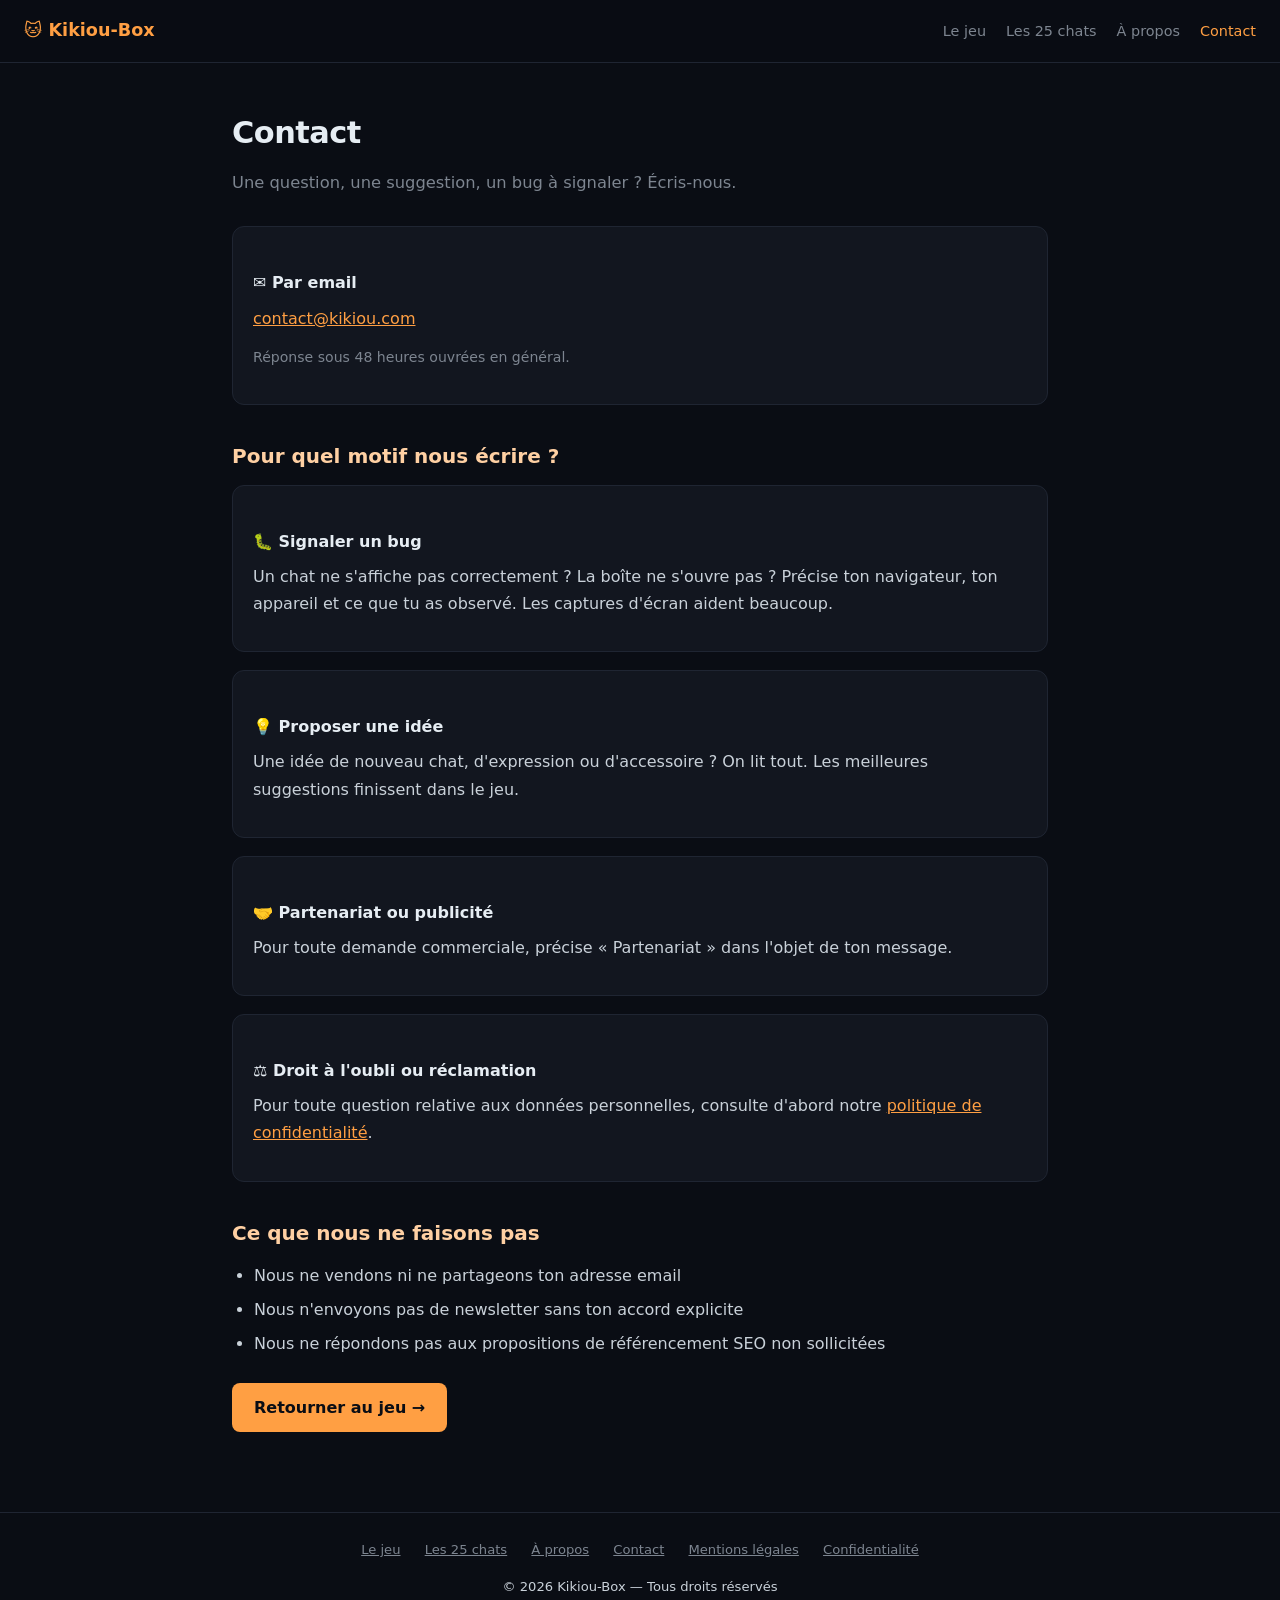
<file: contact.html>
<!doctype html>
<html lang="fr">
<head>
<meta charset="utf-8">
<meta name="viewport" content="width=device-width, initial-scale=1">
<title>Contact — Kikiou-Box</title>
<meta name="description" content="Contacte l'équipe de Kikiou-Box : suggestions, signalement de bug, partenariats ou questions.">
<meta property="og:title" content="Kikiou-Box — Édition Halloween 🎃">
<meta property="og:description" content="Clique sur la boîte. Une créature d'Halloween en sort. Tu ne sais pas laquelle.">
<meta property="og:type" content="website">
<meta property="og:url" content="https://kikiou.com/">
<meta property="og:image" content="https://kikiou.com/assets/og-image-v2.png">
<meta property="og:image:width" content="1200">
<meta property="og:image:height" content="630">
<meta property="og:image:alt" content="Un chat d'Halloween sort d'une boîte orange Kikiou-Box">
<meta property="og:site_name" content="Kikiou-Box">
<meta property="og:locale" content="fr_FR">
<meta name="twitter:card" content="summary_large_image">
<meta name="twitter:title" content="Kikiou-Box — Édition Halloween 🎃">
<meta name="twitter:description" content="Clique sur la boîte. Une créature d'Halloween en sort.">
<meta name="twitter:image" content="https://kikiou.com/assets/og-image-v2.png">
<link rel="stylesheet" href="/assets/style.css">
<script data-goatcounter="https://kikiou-box.goatcounter.com/count"
        async src="//gc.zgo.at/count.js"></script>
</head>
<body>
<header>
  <a href="/" class="logo">🐱 Kikiou-Box</a>
  <nav>
    <a href="/">Le jeu</a>
    <a href="/chats.html">Les 25 chats</a>
    <a href="/apropos.html">À propos</a>
    <a href="/contact.html" class="actif">Contact</a>
  </nav>
</header>

<main>
  <h1>Contact</h1>
  <p class="intro">
    Une question, une suggestion, un bug à signaler ? Écris-nous.
  </p>

  <div class="card">
    <h3>✉️ Par email</h3>
    <p>
      <a href="mailto:contact@kikiou.com">contact@kikiou.com</a>
    </p>
    <p style="color:var(--mut); font-size:.88rem;">
      Réponse sous 48 heures ouvrées en général.
    </p>
  </div>

  <h2>Pour quel motif nous écrire ?</h2>

  <div class="card">
    <h3>🐛 Signaler un bug</h3>
    <p>
      Un chat ne s'affiche pas correctement ? La boîte ne s'ouvre pas ?
      Précise ton navigateur, ton appareil et ce que tu as observé.
      Les captures d'écran aident beaucoup.
    </p>
  </div>

  <div class="card">
    <h3>💡 Proposer une idée</h3>
    <p>
      Une idée de nouveau chat, d'expression ou d'accessoire ? On lit tout.
      Les meilleures suggestions finissent dans le jeu.
    </p>
  </div>

  <div class="card">
    <h3>🤝 Partenariat ou publicité</h3>
    <p>
      Pour toute demande commerciale, précise « Partenariat » dans l'objet
      de ton message.
    </p>
  </div>

  <div class="card">
    <h3>⚖️ Droit à l'oubli ou réclamation</h3>
    <p>
      Pour toute question relative aux données personnelles, consulte d'abord
      notre <a href="/confidentialite.html">politique de confidentialité</a>.
    </p>
  </div>

  <h2>Ce que nous ne faisons pas</h2>
  <ul>
    <li>Nous ne vendons ni ne partageons ton adresse email</li>
    <li>Nous n'envoyons pas de newsletter sans ton accord explicite</li>
    <li>Nous ne répondons pas aux propositions de référencement SEO non sollicitées</li>
  </ul>

  <a href="/" class="btn">Retourner au jeu →</a>
</main>

<footer>
  <a href="/">Le jeu</a>
  <a href="/chats.html">Les 25 chats</a>
  <a href="/apropos.html">À propos</a>
  <a href="/contact.html">Contact</a>
  <a href="/mentions-legales.html">Mentions légales</a>
  <a href="/confidentialite.html">Confidentialité</a>
  <p style="margin-top:14px">© 2026 Kikiou-Box — Tous droits réservés</p>
</footer>
</body>
</html>
</file>
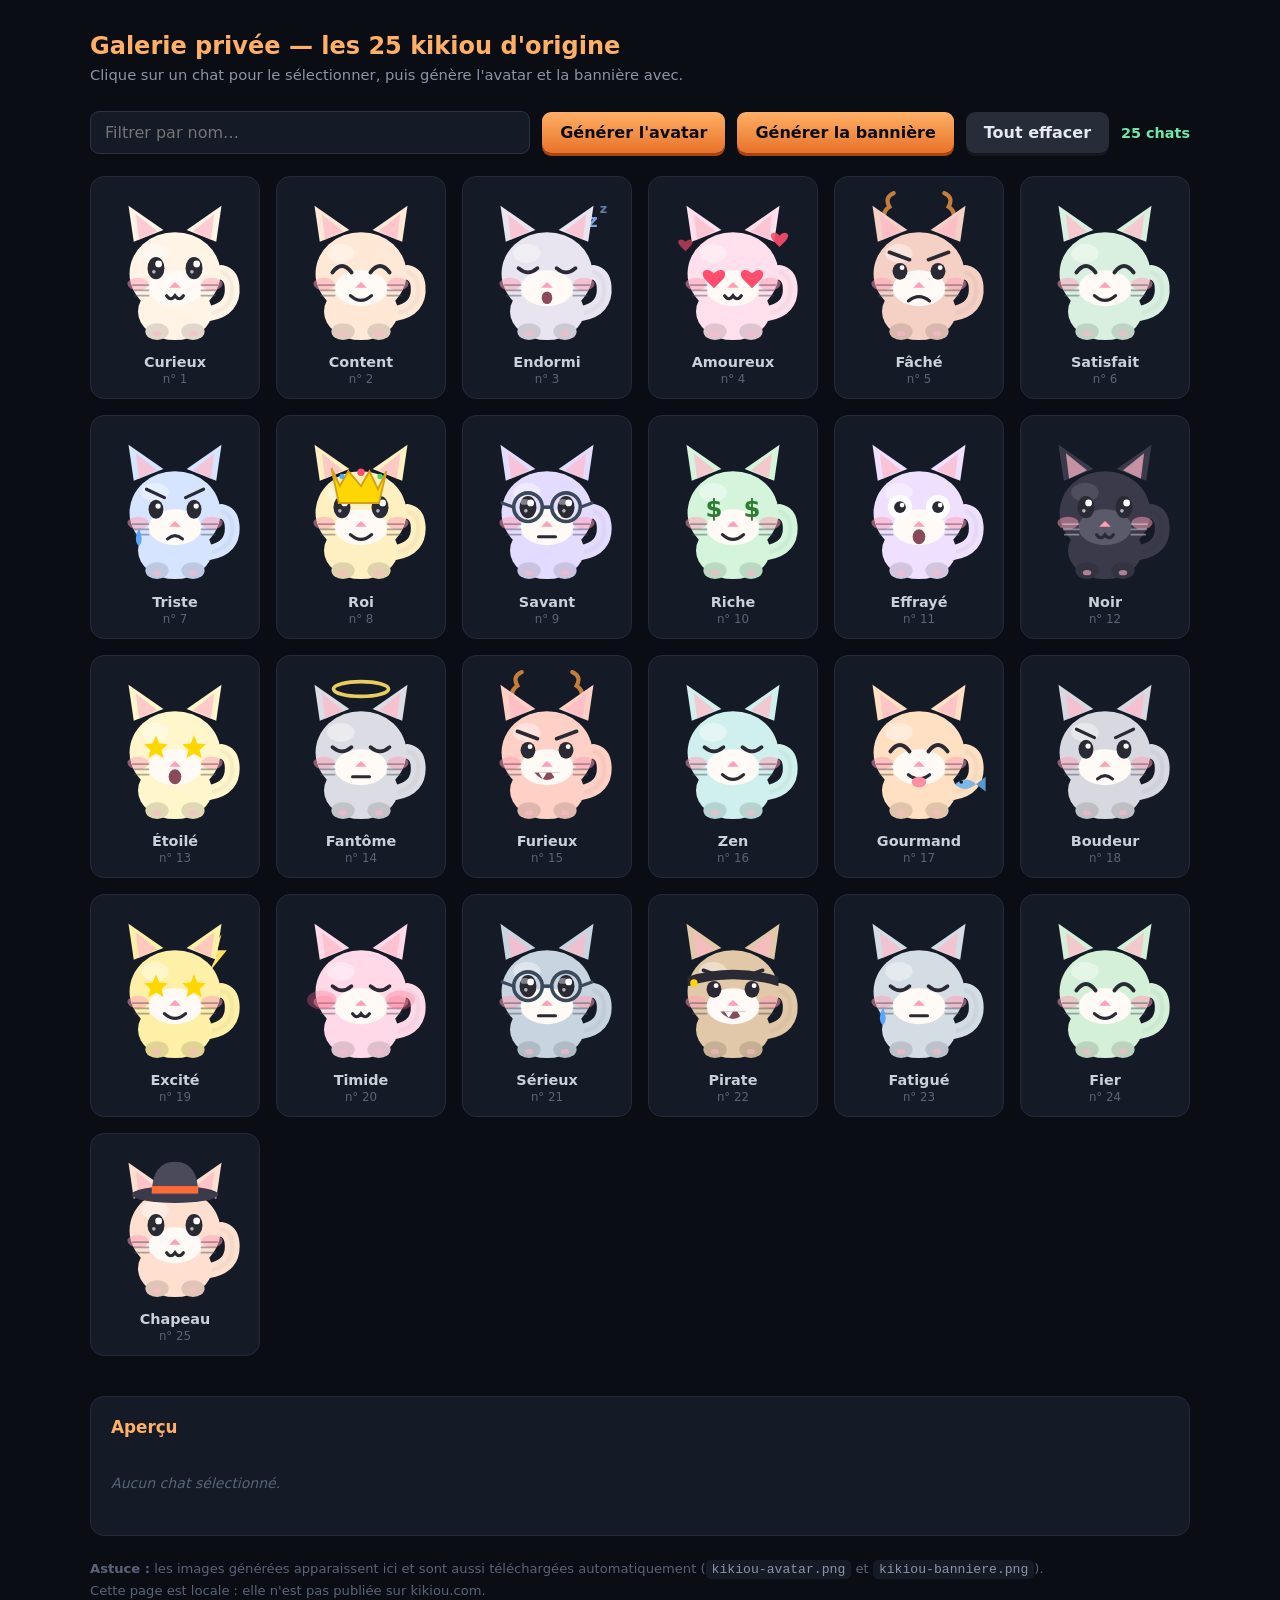
<file: galerie-privee.html>
<!doctype html>
<html lang="fr">
<head>
<meta charset="utf-8">
<meta name="viewport" content="width=device-width, initial-scale=1">
<meta name="robots" content="noindex, nofollow">
<title>Kikiou — galerie privée (choix des visuels)</title>
<style>
  * { box-sizing: border-box; margin: 0; padding: 0; }
  body {
    background: #0a0d14;
    color: #e6e9ef;
    font-family: system-ui, -apple-system, sans-serif;
    padding: 32px 20px 60px;
  }
  header { max-width: 1100px; margin: 0 auto 28px; }
  h1 { font-size: 1.5rem; color: #ffb066; font-weight: 700; }
  .sous { color: #8b95a5; font-size: .92rem; margin-top: 6px; }
  .barre {
    max-width: 1100px; margin: 0 auto 22px;
    display: flex; gap: 12px; flex-wrap: wrap; align-items: center;
  }
  .barre input {
    flex: 1; min-width: 200px;
    background: #141a26; border: 1px solid #2a3244; border-radius: 9px;
    padding: 11px 14px; color: #e6e9ef; font: inherit;
  }
  .barre input:focus { outline: none; border-color: #ffb066; }
  .barre button {
    background: linear-gradient(180deg, #ffb066, #e8722a);
    border: 0; border-radius: 9px; padding: 11px 18px;
    font: inherit; font-weight: 600; color: #0a0d14; cursor: pointer;
    box-shadow: 0 3px 0 #a8440f;
  }
  .barre button:active { transform: translateY(2px); box-shadow: 0 1px 0 #a8440f; }
  .barre button.alt {
    background: #262c38; color: #e6e9ef; box-shadow: 0 3px 0 #14171e;
  }
  .barre button.alt:active { box-shadow: 0 1px 0 #14171e; }
  .compte { color: #6ee7a8; font-size: .9rem; font-weight: 600; }

  .grille {
    max-width: 1100px; margin: 0 auto;
    display: grid;
    grid-template-columns: repeat(auto-fill, minmax(160px, 1fr));
    gap: 16px;
  }
  .carte {
    background: #141a26;
    border: 1px solid #232b3a;
    border-radius: 14px;
    padding: 14px 10px 12px;
    text-align: center;
    cursor: pointer;
    transition: transform .15s ease, border-color .15s ease, background .15s ease;
    position: relative;
  }
  .carte:hover { transform: translateY(-3px); border-color: #ffb066; background: #182030; }
  .carte.choisi { border-color: #6ee7a8; background: #16241c; }
  .carte.choisi::after {
    content: "✓";
    position: absolute; top: 8px; right: 11px;
    color: #6ee7a8; font-weight: 700; font-size: 1.05rem;
  }
  .carte svg { width: 100%; height: auto; display: block; }
  .nom {
    margin-top: 10px; font-size: .9rem; font-weight: 600; color: #c9d1d9;
  }
  .num { color: #5a6478; font-size: .74rem; margin-top: 2px; }

  .apercu {
    max-width: 1100px; margin: 40px auto 0;
    background: #141a26; border: 1px solid #232b3a; border-radius: 14px;
    padding: 20px;
  }
  .apercu h2 { font-size: 1.05rem; color: #ffb066; margin-bottom: 14px; }
  .apercu .ligne { display: flex; gap: 26px; flex-wrap: wrap; align-items: flex-start; }
  .bloc { text-align: center; }
  .bloc .etiq { font-size: .78rem; color: #8b95a5; margin-bottom: 8px; }
  .bloc img { border-radius: 10px; display: block; max-width: 100%; }
  #cadre-avatar { width: 160px; height: 160px; border-radius: 50%; overflow: hidden; border: 3px solid #2a3244; }
  #cadre-banniere { width: 460px; max-width: 100%; border-radius: 10px; overflow: hidden; border: 1px solid #2a3244; }
  .vide { color: #5a6478; font-size: .88rem; font-style: italic; padding: 24px 0; }
  .aide {
    max-width: 1100px; margin: 22px auto 0;
    color: #5a6478; font-size: .82rem; line-height: 1.6;
  }
  .aide code { background: #141a26; padding: 2px 6px; border-radius: 5px; color: #8b95a5; }
</style>
</head>
<body>

<header>
  <h1>Galerie privée — les 25 kikiou d'origine</h1>
  <p class="sous">Clique sur un chat pour le sélectionner, puis génère l'avatar et la bannière avec.</p>
</header>

<div class="barre">
  <input type="text" id="recherche" placeholder="Filtrer par nom…" autocomplete="off">
  <button id="btn-avatar">Générer l'avatar</button>
  <button id="btn-banniere">Générer la bannière</button>
  <button class="alt" id="btn-reset">Tout effacer</button>
  <span class="compte" id="compte"></span>
</div>

<div class="grille" id="grille"></div>

<div class="apercu">
  <h2>Aperçu</h2>
  <div class="ligne" id="apercu">
    <p class="vide">Aucun chat sélectionné.</p>
  </div>
</div>

<p class="aide">
  <b>Astuce :</b> les images générées apparaissent ici et sont aussi téléchargées automatiquement
  (<code>kikiou-avatar.png</code> et <code>kikiou-banniere.png</code>).<br>
  Cette page est locale : elle n'est pas publiée sur kikiou.com.
</p>

<script src="versions/chats_kikiou_25_20261021.js"></script>
<script>
// ------------------------------------------------------------
//  Galerie privee — choix d'un kikiou pour les visuels X
// ------------------------------------------------------------
const grille = document.getElementById('grille');
const apercu = document.getElementById('apercu');
const compte = document.getElementById('compte');
const recherche = document.getElementById('recherche');

let choisi = null;

// ---------- cartes ----------
function construire(filtre) {
  grille.innerHTML = '';
  const f = (filtre || '').trim().toLowerCase();
  let n = 0;

  EXPRESSIONS.forEach((e, i) => {
    if (f && !e.nom.toLowerCase().includes(f)) return;
    n++;

    const carte = document.createElement('div');
    carte.className = 'carte' + (choisi === i ? ' choisi' : '');
    carte.dataset.i = i;

    carte.innerHTML =
      '<svg viewBox="0 0 140 145" aria-hidden="true">' + dessinerChat(e) + '</svg>' +
      '<div class="nom">' + e.nom + '</div>' +
      '<div class="num">n° ' + (i + 1) + '</div>';

    carte.addEventListener('click', () => {
      choisi = (choisi === i) ? null : i;
      construire(recherche.value);
      majApercu();
    });

    grille.appendChild(carte);
  });

  compte.textContent = n + ' chat' + (n > 1 ? 's' : '') +
    (choisi !== null ? '  •  sélection : ' + EXPRESSIONS[choisi].nom : '');
}

// ---------- generation des images ----------
function dessinerAvec(e, largeur, hauteur, mode) {
  // Renvoie une data URL PNG via un canvas
  return new Promise(resolve => {
    const svg = construireSVG(e, largeur, hauteur, mode);
    const img = new Image();
    const blob = new Blob([svg], { type: 'image/svg+xml;charset=utf-8' });
    const url = URL.createObjectURL(blob);

    img.onload = () => {
      const cv = document.createElement('canvas');
      cv.width = largeur;
      cv.height = hauteur;
      const ctx = cv.getContext('2d');
      ctx.drawImage(img, 0, 0, largeur, hauteur);
      URL.revokeObjectURL(url);
      resolve(cv.toDataURL('image/png'));
    };
    img.onerror = () => { URL.revokeObjectURL(url); resolve(null); };
    img.src = url;
  });
}

function construireSVG(e, L, H, mode) {
  const dessin = dessinerChat(e);

  if (mode === 'avatar') {
    // 400 x 400 : gros plan
    return `<svg xmlns="http://www.w3.org/2000/svg" width="${L}" height="${H}" viewBox="0 0 400 400">
      <defs><linearGradient id="bg" x1="0" y1="0" x2="1" y2="1">
        <stop offset="0%" stop-color="#1a2233"/><stop offset="100%" stop-color="#0a0d14"/>
      </linearGradient></defs>
      <rect width="400" height="400" fill="url(#bg)"/>
      <g fill="#ffb066" opacity="0.4">
        <circle cx="55" cy="60" r="3"/><circle cx="340" cy="45" r="2.5"/>
        <circle cx="360" cy="130" r="2"/><circle cx="40" cy="170" r="2"/>
        <circle cx="80" cy="350" r="2.5"/><circle cx="330" cy="355" r="2"/>
      </g>
      <g transform="translate(280, 320) rotate(6)">
        <rect x="0" y="0" width="100" height="18" rx="4" fill="#ffb066"/>
        <rect x="0" y="0" width="100" height="5" rx="2.5" fill="#ffd0a3" opacity=".65"/>
        <rect x="0" y="16" width="100" height="5" rx="2.5" fill="#c25a1c"/>
      </g>
      <g transform="translate(38, 40) scale(1.6)">${dessin}</g>
      <path d="M 72 262 L 328 262 L 342 296 L 58 296 Z" fill="#8c3609"/>
      <path d="M 77 266 L 323 266 L 333 292 L 67 292 Z" fill="#3d1704"/>
      <ellipse cx="200" cy="282" rx="72" ry="11" fill="#1f0b02" opacity=".7"/>
      <path d="M 58 296 L 342 296 L 332 372 L 68 372 Z" fill="#a8440f"/>
      <path d="M 58 296 L 342 296 L 339 307 L 61 307 Z" fill="#c25a1c"/>
      <path d="M 182 296 L 218 296 L 214 372 L 186 372 Z" fill="#8c3609" opacity=".5"/>
    </svg>`;
  }

  // banniere 1500 x 500
  return `<svg xmlns="http://www.w3.org/2000/svg" width="${L}" height="${H}" viewBox="0 0 1500 500">
    <defs><linearGradient id="bg2" x1="0" y1="0" x2="1" y2="1">
      <stop offset="0%" stop-color="#1a2233"/><stop offset="55%" stop-color="#141a26"/>
      <stop offset="100%" stop-color="#0a0d14"/>
    </linearGradient></defs>
    <rect width="1500" height="500" fill="url(#bg2)"/>
    <g fill="#ffb066" opacity="0.35">
      <circle cx="90" cy="70" r="3"/><circle cx="240" cy="45" r="2"/>
      <circle cx="420" cy="90" r="2.5"/><circle cx="620" cy="55" r="2"/>
      <circle cx="1180" cy="80" r="3"/><circle cx="1350" cy="130" r="2"/>
      <circle cx="1420" cy="60" r="2.5"/><circle cx="150" cy="430" r="2"/>
      <circle cx="480" cy="460" r="2.5"/><circle cx="1320" cy="440" r="2"/>
    </g>
    <svg x="60" y="0" width="400" height="500" viewBox="0 0 400 500">
      <g transform="translate(262, 398) rotate(6)">
        <rect x="0" y="0" width="130" height="24" rx="5" fill="#ffb066"/>
        <rect x="0" y="0" width="130" height="7" rx="3" fill="#ffd0a3" opacity=".65"/>
        <rect x="0" y="21" width="130" height="7" rx="3" fill="#c25a1c"/>
      </g>
      <g transform="translate(60, 55) scale(1.55)">${dessin}</g>
      <path d="M 62 250 L 338 250 L 356 292 L 44 292 Z" fill="#8c3609"/>
      <path d="M 68 254 L 332 254 L 344 288 L 56 288 Z" fill="#3d1704"/>
      <ellipse cx="200" cy="276" rx="86" ry="14" fill="#1f0b02" opacity=".7"/>
      <path d="M 44 292 L 356 292 L 344 420 L 56 420 Z" fill="#a8440f"/>
      <path d="M 44 292 L 356 292 L 353 306 L 47 306 Z" fill="#c25a1c"/>
      <path d="M 176 292 L 224 292 L 219 420 L 181 420 Z" fill="#8c3609" opacity=".5"/>
      <text x="200" y="378" text-anchor="middle" font-size="36" font-weight="bold"
            fill="#ffffff" opacity=".92">Kikiou-Box</text>
    </svg>
    <text x="560" y="218" font-family="system-ui, sans-serif" font-size="88"
          font-weight="800" fill="#ffb066" letter-spacing="-3">Kikiou-Box</text>
    <text x="560" y="270" font-family="system-ui, sans-serif" font-size="33"
          font-weight="500" fill="#8b95a5">25 petits chats à collectionner</text>
    <text x="560" y="355" font-family="system-ui, sans-serif" font-size="30"
          font-weight="500" fill="#c9d1d9">Clique sur la boîte.</text>
    <text x="560" y="395" font-family="system-ui, sans-serif" font-size="30"
          font-weight="500" fill="#c9d1d9">Découvre ton chat.</text>
    <text x="560" y="460" font-family="system-ui, sans-serif" font-size="29"
          font-weight="700" fill="#6ee7a8">kikiou.com</text>
  </svg>`;
}

function telecharger(dataUrl, nomFichier) {
  const a = document.createElement('a');
  a.href = dataUrl;
  a.download = nomFichier;
  document.body.appendChild(a);
  a.click();
  a.remove();
}

async function generer(mode) {
  if (choisi === null) {
    alert("Choisis d'abord un chat.");
    return;
  }
  const e = EXPRESSIONS[choisi];
  const L = mode === 'avatar' ? 400 : 1500;
  const H = mode === 'avatar' ? 400 : 500;

  const data = await dessinerAvec(e, L, H, mode);
  if (!data) { alert('Échec de la génération.'); return; }

  telecharger(data, mode === 'avatar' ? 'kikiou-avatar.png' : 'kikiou-banniere.png');
  afficherApercu(e, data, mode);
}

function afficherApercu(e, dataUrl, mode) {
  const id = mode === 'avatar' ? 'ap-avatar' : 'ap-banniere';
  let bloc = document.getElementById(id);

  if (!bloc) {
    apercu.querySelector('.vide')?.remove();
    bloc = document.createElement('div');
    bloc.className = 'bloc';
    bloc.id = id;
    apercu.appendChild(bloc);
  }

  bloc.innerHTML =
    '<div class="etiq">' + (mode === 'avatar' ? 'Avatar 400×400' : 'Bannière 1500×500') +
    ' — ' + e.nom + '</div>' +
    '<div id="cadre-' + mode + '"><img src="' + dataUrl + '" alt="' + e.nom + '"></div>';
}

function majApercu() {
  if (choisi === null) {
    apercu.innerHTML = '<p class="vide">Aucun chat sélectionné.</p>';
  }
}

// ---------- evenements ----------
recherche.addEventListener('input', () => construire(recherche.value));
document.getElementById('btn-avatar').addEventListener('click', () => generer('avatar'));
document.getElementById('btn-banniere').addEventListener('click', () => generer('banniere'));
document.getElementById('btn-reset').addEventListener('click', () => {
  choisi = null;
  construire(recherche.value);
  apercu.innerHTML = '<p class="vide">Aucun chat sélectionné.</p>';
});

construire('');
</script>
</body>
</html>
</file>
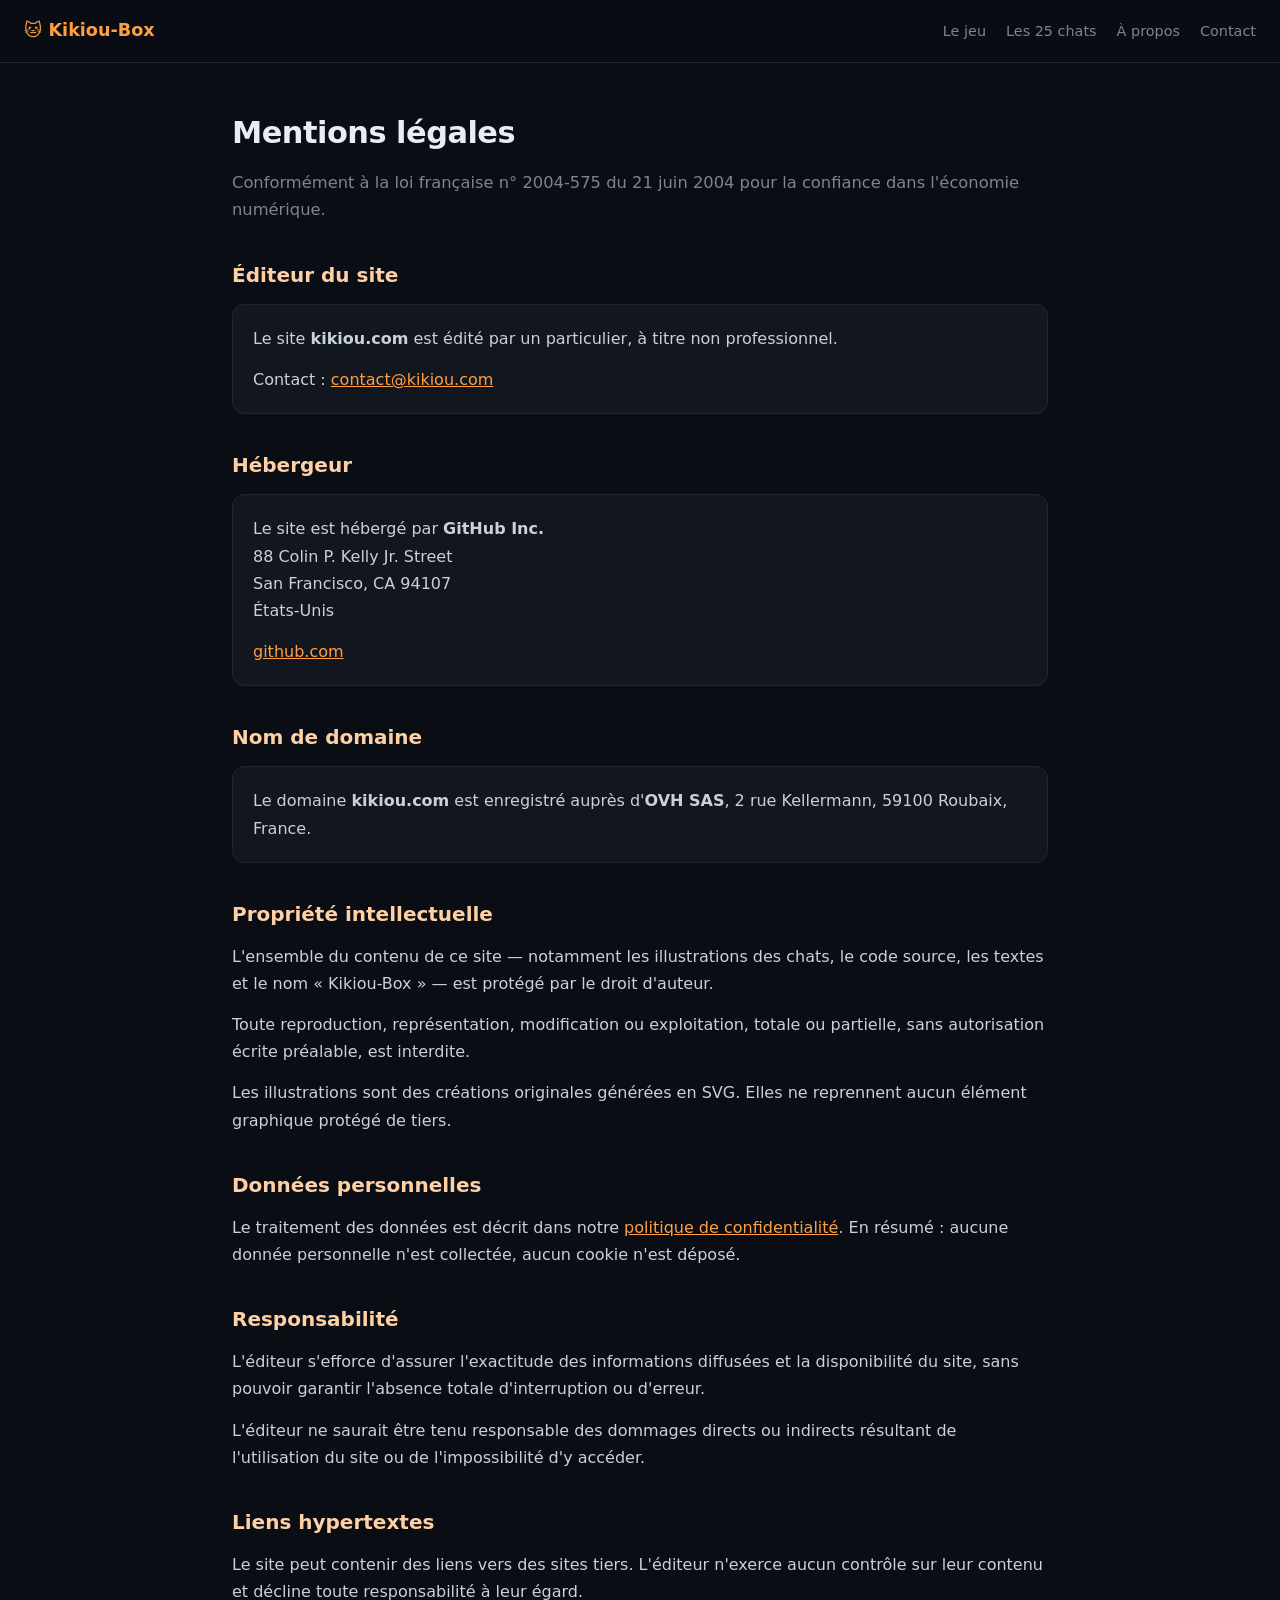
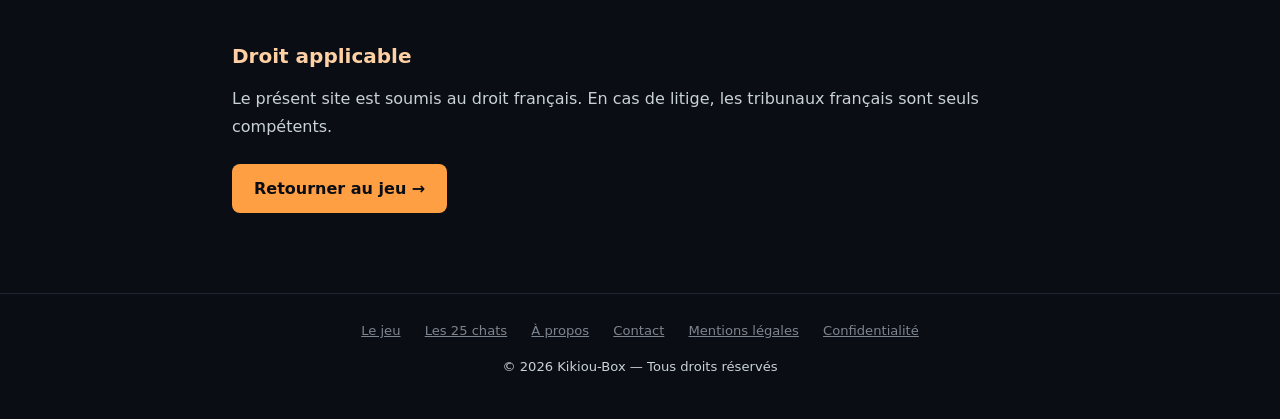
<file: mentions-legales.html>
<!doctype html>
<html lang="fr">
<head>
<meta charset="utf-8">
<meta name="viewport" content="width=device-width, initial-scale=1">
<title>Mentions légales — Kikiou-Box</title>
<meta name="description" content="Mentions légales du site Kikiou-Box : éditeur, hébergeur et informations légales.">
<link rel="stylesheet" href="/assets/style.css">
</head>
<body>
<header>
  <a href="/" class="logo">🐱 Kikiou-Box</a>
  <nav>
    <a href="/">Le jeu</a>
    <a href="/chats.html">Les 25 chats</a>
    <a href="/apropos.html">À propos</a>
    <a href="/contact.html">Contact</a>
  </nav>
</header>

<main>
  <h1>Mentions légales</h1>
  <p class="intro">Conformément à la loi française n° 2004-575 du 21 juin 2004 pour la confiance dans l'économie numérique.</p>

  <h2>Éditeur du site</h2>
  <div class="card">
    <p>
      Le site <strong>kikiou.com</strong> est édité par un particulier,
      à titre non professionnel.
    </p>
    <p style="margin-bottom:0">
      Contact : <a href="mailto:contact@kikiou.com">contact@kikiou.com</a>
    </p>
  </div>

  <h2>Hébergeur</h2>
  <div class="card">
    <p>
      Le site est hébergé par <strong>GitHub Inc.</strong><br>
      88 Colin P. Kelly Jr. Street<br>
      San Francisco, CA 94107<br>
      États-Unis
    </p>
    <p style="margin-bottom:0">
      <a href="https://github.com" target="_blank" rel="noopener">github.com</a>
    </p>
  </div>

  <h2>Nom de domaine</h2>
  <div class="card">
    <p style="margin-bottom:0">
      Le domaine <strong>kikiou.com</strong> est enregistré auprès d'<strong>OVH SAS</strong>,
      2 rue Kellermann, 59100 Roubaix, France.
    </p>
  </div>

  <h2>Propriété intellectuelle</h2>
  <p>
    L'ensemble du contenu de ce site — notamment les illustrations des chats,
    le code source, les textes et le nom « Kikiou-Box » — est protégé par le
    droit d'auteur.
  </p>
  <p>
    Toute reproduction, représentation, modification ou exploitation, totale ou
    partielle, sans autorisation écrite préalable, est interdite.
  </p>
  <p>
    Les illustrations sont des créations originales générées en SVG. Elles ne
    reprennent aucun élément graphique protégé de tiers.
  </p>

  <h2>Données personnelles</h2>
  <p>
    Le traitement des données est décrit dans notre
    <a href="/confidentialite.html">politique de confidentialité</a>.
    En résumé : aucune donnée personnelle n'est collectée, aucun cookie n'est déposé.
  </p>

  <h2>Responsabilité</h2>
  <p>
    L'éditeur s'efforce d'assurer l'exactitude des informations diffusées et la
    disponibilité du site, sans pouvoir garantir l'absence totale d'interruption
    ou d'erreur.
  </p>
  <p>
    L'éditeur ne saurait être tenu responsable des dommages directs ou indirects
    résultant de l'utilisation du site ou de l'impossibilité d'y accéder.
  </p>

  <h2>Liens hypertextes</h2>
  <p>
    Le site peut contenir des liens vers des sites tiers. L'éditeur n'exerce
    aucun contrôle sur leur contenu et décline toute responsabilité à leur égard.
  </p>

  <h2>Droit applicable</h2>
  <p>
    Le présent site est soumis au droit français. En cas de litige, les
    tribunaux français sont seuls compétents.
  </p>

  <a href="/" class="btn">Retourner au jeu →</a>
</main>

<footer>
  <a href="/">Le jeu</a>
  <a href="/chats.html">Les 25 chats</a>
  <a href="/apropos.html">À propos</a>
  <a href="/contact.html">Contact</a>
  <a href="/mentions-legales.html">Mentions légales</a>
  <a href="/confidentialite.html">Confidentialité</a>
  <p style="margin-top:14px">© 2026 Kikiou-Box — Tous droits réservés</p>
</footer>
</body>
</html>
</file>
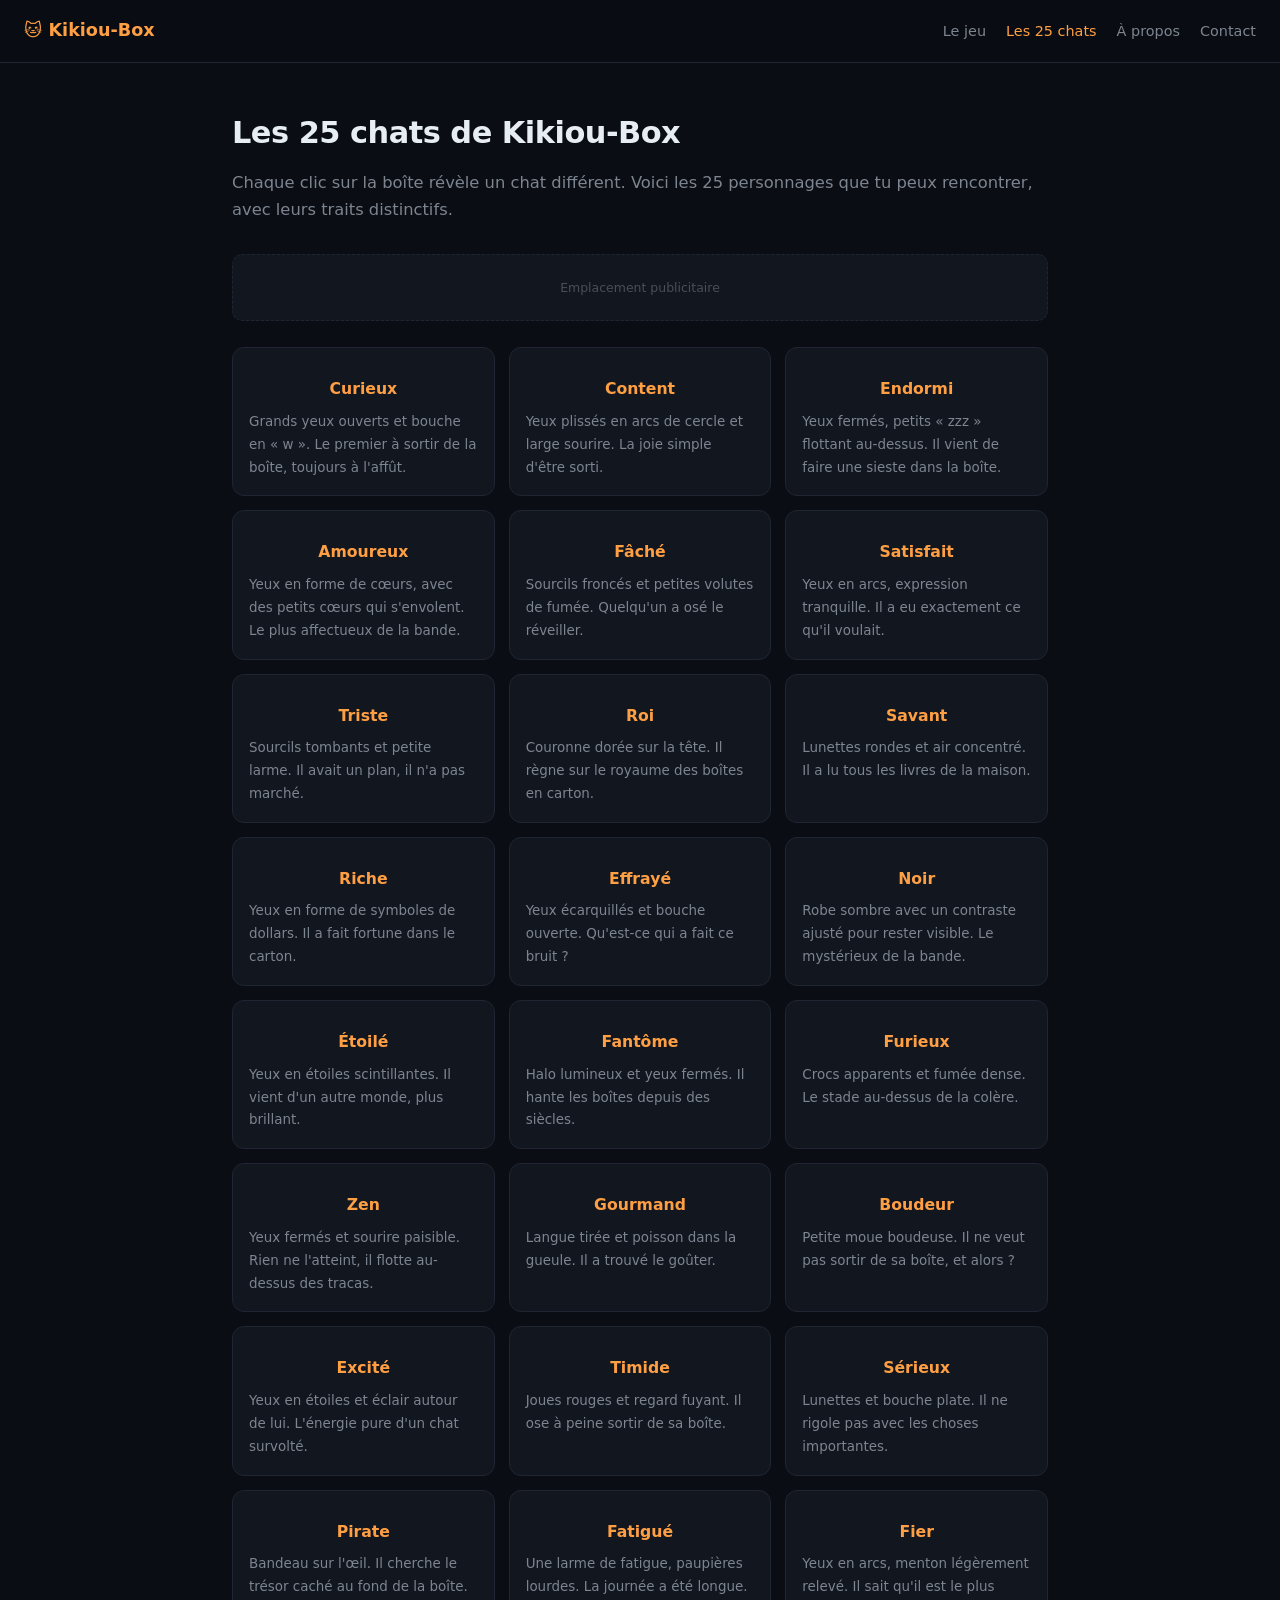
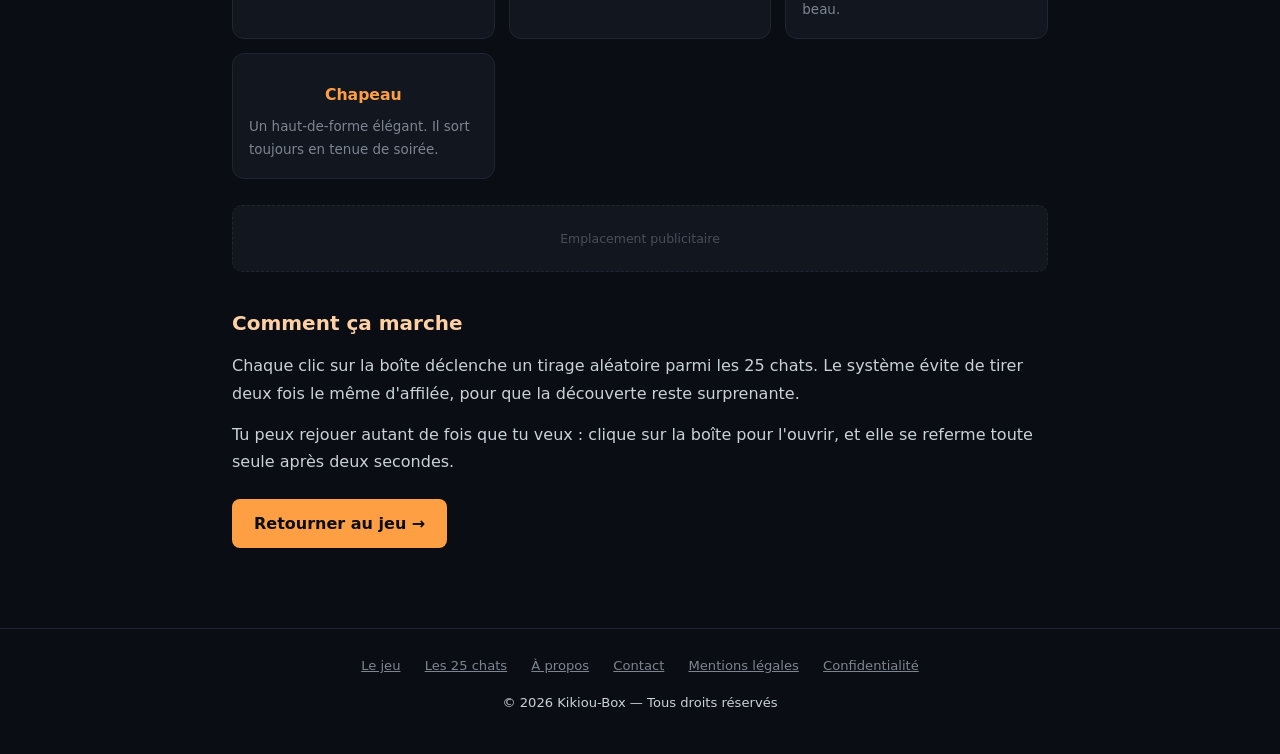
<file: versions/chats_html_kikiou_20261021.html>
<!doctype html>
<html lang="fr">
<head>
<meta charset="utf-8">
<meta name="viewport" content="width=device-width, initial-scale=1">
<title>Les 25 chats de Kikiou-Box — galerie complète</title>
<meta name="description" content="Découvre les 25 chats kawaii de Kikiou-Box : leurs couleurs, leurs expressions et leurs accessoires. Du chat Roi au chat Fantôme, en passant par le Pirate et le Gourmand.">
<link rel="stylesheet" href="/assets/style.css">
<script data-goatcounter="https://kikiou-box.goatcounter.com/count"
        async src="//gc.zgo.at/count.js"></script>
<style>
  .chat-svg { width: 100%; max-width: 150px; margin: 0 auto 12px; }
  .chat-svg svg { width: 100%; height: auto; display: block; }
  .chat { text-align: center; }
  .chat h3 { margin-bottom: 8px; }
  .chat p { text-align: left; }
</style>
</head>
<body>
<header>
  <a href="/" class="logo">🐱 Kikiou-Box</a>
  <nav>
    <a href="/">Le jeu</a>
    <a href="/chats.html" class="actif">Les 25 chats</a>
    <a href="/apropos.html">À propos</a>
    <a href="/contact.html">Contact</a>
  </nav>
</header>

<main>
  <h1>Les 25 chats de Kikiou-Box</h1>
  <p class="intro">
    Chaque clic sur la boîte révèle un chat différent. Voici les 25 personnages
    que tu peux rencontrer, avec leurs traits distinctifs.
  </p>

  <div class="pub">Emplacement publicitaire</div>

  <div class="grille">
    <div class="chat">
      <div class="chat-svg" id="c0"></div>
      <h3>Curieux</h3>
      <p>Grands yeux ouverts et bouche en « w ». Le premier à sortir de la boîte, toujours à l&#x27;affût.</p>
    </div>
    <div class="chat">
      <div class="chat-svg" id="c1"></div>
      <h3>Content</h3>
      <p>Yeux plissés en arcs de cercle et large sourire. La joie simple d&#x27;être sorti.</p>
    </div>
    <div class="chat">
      <div class="chat-svg" id="c2"></div>
      <h3>Endormi</h3>
      <p>Yeux fermés, petits « zzz » flottant au-dessus. Il vient de faire une sieste dans la boîte.</p>
    </div>
    <div class="chat">
      <div class="chat-svg" id="c3"></div>
      <h3>Amoureux</h3>
      <p>Yeux en forme de cœurs, avec des petits cœurs qui s&#x27;envolent. Le plus affectueux de la bande.</p>
    </div>
    <div class="chat">
      <div class="chat-svg" id="c4"></div>
      <h3>Fâché</h3>
      <p>Sourcils froncés et petites volutes de fumée. Quelqu&#x27;un a osé le réveiller.</p>
    </div>
    <div class="chat">
      <div class="chat-svg" id="c5"></div>
      <h3>Satisfait</h3>
      <p>Yeux en arcs, expression tranquille. Il a eu exactement ce qu&#x27;il voulait.</p>
    </div>
    <div class="chat">
      <div class="chat-svg" id="c6"></div>
      <h3>Triste</h3>
      <p>Sourcils tombants et petite larme. Il avait un plan, il n&#x27;a pas marché.</p>
    </div>
    <div class="chat">
      <div class="chat-svg" id="c7"></div>
      <h3>Roi</h3>
      <p>Couronne dorée sur la tête. Il règne sur le royaume des boîtes en carton.</p>
    </div>
    <div class="chat">
      <div class="chat-svg" id="c8"></div>
      <h3>Savant</h3>
      <p>Lunettes rondes et air concentré. Il a lu tous les livres de la maison.</p>
    </div>
    <div class="chat">
      <div class="chat-svg" id="c9"></div>
      <h3>Riche</h3>
      <p>Yeux en forme de symboles de dollars. Il a fait fortune dans le carton.</p>
    </div>
    <div class="chat">
      <div class="chat-svg" id="c10"></div>
      <h3>Effrayé</h3>
      <p>Yeux écarquillés et bouche ouverte. Qu&#x27;est-ce qui a fait ce bruit ?</p>
    </div>
    <div class="chat">
      <div class="chat-svg" id="c11"></div>
      <h3>Noir</h3>
      <p>Robe sombre avec un contraste ajusté pour rester visible. Le mystérieux de la bande.</p>
    </div>
    <div class="chat">
      <div class="chat-svg" id="c12"></div>
      <h3>Étoilé</h3>
      <p>Yeux en étoiles scintillantes. Il vient d&#x27;un autre monde, plus brillant.</p>
    </div>
    <div class="chat">
      <div class="chat-svg" id="c13"></div>
      <h3>Fantôme</h3>
      <p>Halo lumineux et yeux fermés. Il hante les boîtes depuis des siècles.</p>
    </div>
    <div class="chat">
      <div class="chat-svg" id="c14"></div>
      <h3>Furieux</h3>
      <p>Crocs apparents et fumée dense. Le stade au-dessus de la colère.</p>
    </div>
    <div class="chat">
      <div class="chat-svg" id="c15"></div>
      <h3>Zen</h3>
      <p>Yeux fermés et sourire paisible. Rien ne l&#x27;atteint, il flotte au-dessus des tracas.</p>
    </div>
    <div class="chat">
      <div class="chat-svg" id="c16"></div>
      <h3>Gourmand</h3>
      <p>Langue tirée et poisson dans la gueule. Il a trouvé le goûter.</p>
    </div>
    <div class="chat">
      <div class="chat-svg" id="c17"></div>
      <h3>Boudeur</h3>
      <p>Petite moue boudeuse. Il ne veut pas sortir de sa boîte, et alors ?</p>
    </div>
    <div class="chat">
      <div class="chat-svg" id="c18"></div>
      <h3>Excité</h3>
      <p>Yeux en étoiles et éclair autour de lui. L&#x27;énergie pure d&#x27;un chat survolté.</p>
    </div>
    <div class="chat">
      <div class="chat-svg" id="c19"></div>
      <h3>Timide</h3>
      <p>Joues rouges et regard fuyant. Il ose à peine sortir de sa boîte.</p>
    </div>
    <div class="chat">
      <div class="chat-svg" id="c20"></div>
      <h3>Sérieux</h3>
      <p>Lunettes et bouche plate. Il ne rigole pas avec les choses importantes.</p>
    </div>
    <div class="chat">
      <div class="chat-svg" id="c21"></div>
      <h3>Pirate</h3>
      <p>Bandeau sur l&#x27;œil. Il cherche le trésor caché au fond de la boîte.</p>
    </div>
    <div class="chat">
      <div class="chat-svg" id="c22"></div>
      <h3>Fatigué</h3>
      <p>Une larme de fatigue, paupières lourdes. La journée a été longue.</p>
    </div>
    <div class="chat">
      <div class="chat-svg" id="c23"></div>
      <h3>Fier</h3>
      <p>Yeux en arcs, menton légèrement relevé. Il sait qu&#x27;il est le plus beau.</p>
    </div>
    <div class="chat">
      <div class="chat-svg" id="c24"></div>
      <h3>Chapeau</h3>
      <p>Un haut-de-forme élégant. Il sort toujours en tenue de soirée.</p>
    </div>
  </div>

  <div class="pub">Emplacement publicitaire</div>

  <h2>Comment ça marche</h2>
  <p>
    Chaque clic sur la boîte déclenche un tirage aléatoire parmi les 25 chats.
    Le système évite de tirer deux fois le même d'affilée, pour que la découverte
    reste surprenante.
  </p>
  <p>
    Tu peux rejouer autant de fois que tu veux : clique sur la boîte pour l'ouvrir,
    et elle se referme toute seule après deux secondes.
  </p>
  <a href="/" class="btn">Retourner au jeu →</a>
</main>

<footer>
  <a href="/">Le jeu</a>
  <a href="/chats.html">Les 25 chats</a>
  <a href="/apropos.html">À propos</a>
  <a href="/contact.html">Contact</a>
  <a href="/mentions-legales.html">Mentions légales</a>
  <a href="/confidentialite.html">Confidentialité</a>
  <p style="margin-top:14px">© 2026 Kikiou-Box — Tous droits réservés</p>
</footer>

<script src="/assets/chats.js"></script>
<script>
// Dessine chaque chat dans sa carte
EXPRESSIONS.forEach((e, i) => {
  const cible = document.getElementById('c' + i);
  if (cible) cible.innerHTML = dessinerChat(e);
});
</script>
</body>
</html>
</file>
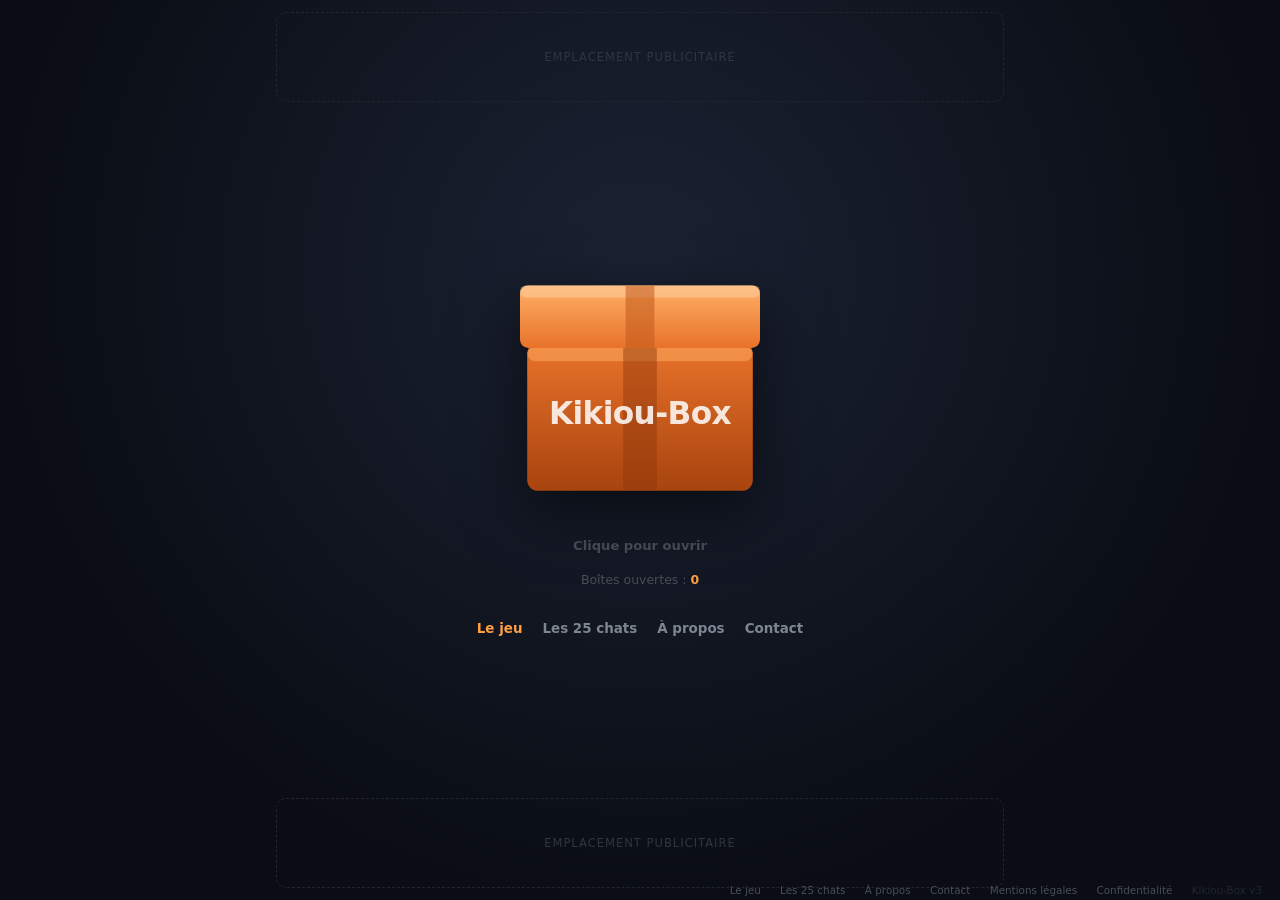
<file: versions/index_kikiou_20261021.html>
<!doctype html>
<html lang="fr">
<head>
<meta charset="utf-8">
<meta name="viewport" content="width=device-width, initial-scale=1">
<title>Kikiou-Box — clique et découvre ton chat</title>
<meta name="description" content="Clique sur la boîte. Un petit chat kawaii en sort. Tu ne sais pas lequel.">
<meta property="og:title" content="Kikiou-Box">
<meta property="og:description" content="Clique sur la boîte. Un petit chat kawaii en sort.">
<meta property="og:type" content="website">
<meta name="theme-color" content="#0a0d14">

<!-- Statistiques de consultation — GoatCounter (sans cookie, respecte la vie privée) -->
<script data-goatcounter="https://kikiou-box.goatcounter.com/count"
        async src="//gc.zgo.at/count.js"></script>
<style>
  * { box-sizing: border-box; margin: 0; padding: 0; }
  html, body { height: 100%; }
  body {
    font-family: system-ui, -apple-system, "Segoe UI", Roboto, sans-serif;
    background: radial-gradient(circle at 50% 30%, #1b2233 0%, #0a0d14 70%);
    color: #e6e6e6;
    display: flex; flex-direction: column;
    align-items: center; justify-content: center;
    min-height: 100vh; padding: 20px;
    overflow: hidden; user-select: none;
  }

  h1 {
    font-size: clamp(1.4rem, 5vw, 2.2rem);
    font-weight: 800; letter-spacing: -1px; text-align: center;
    background: linear-gradient(90deg,#ff9f43,#ff6b35,#ff4d6d);
    -webkit-background-clip: text; background-clip: text; color: transparent;
    margin-bottom: 6px;
  }
  .sub {
    color: #6e7681; font-size: clamp(.78rem, 2.5vw, .92rem);
    text-align: center; margin-bottom: 28px;
  }

  .scene { position: relative; display: flex; align-items: center; justify-content: center; }

  .boite {
    width: clamp(170px, 44vw, 240px);
    height: clamp(170px, 44vw, 240px);
    position: relative; cursor: pointer;
    transition: transform .12s ease;
    filter: drop-shadow(0 18px 32px rgba(0,0,0,.6));
  }
  .boite:hover { transform: translateY(-6px) scale(1.03); }
  .boite:active { transform: translateY(2px) scale(.97); }
  .boite.secoue { animation: secousse .5s ease; }
  @keyframes secousse {
    0%,100% { transform: translateX(0) rotate(0); }
    15% { transform: translateX(-10px) rotate(-3deg); }
    30% { transform: translateX(9px) rotate(3deg); }
    45% { transform: translateX(-7px) rotate(-2deg); }
    60% { transform: translateX(6px) rotate(2deg); }
    80% { transform: translateX(-3px) rotate(-1deg); }
  }

  .couvercle {
    position: absolute; top: 0; left: 0; width: 100%;
    /* Charnière à gauche : le couvercle pivote depuis le bord gauche */
    transform-origin: 0% 100%;
    transition: transform .38s cubic-bezier(.3,-0.4,.4,1.6);
    z-index: 3;
  }
  .boite.ouverte .couvercle { transform: rotate(-112deg) translateY(-4%); }

  .chat {
    position: absolute; left: 50%; bottom: 34%;
    width: 54%; height: auto;
    transform: translate(-50%, 12%) scale(.2) rotate(-8deg);
    opacity: 0; pointer-events: none;
    transition: transform .5s cubic-bezier(.2,-0.3,.3,1.5), opacity .25s;
    z-index: 2;
  }
  .boite.ouverte .chat {
    opacity: 1;
    transform: translate(-50%, -110%) scale(1) rotate(0deg);
  }
  .boite.ouverte .chat.flotte {
    animation: flotte 2.4s ease-in-out infinite;
  }
  @keyframes flotte {
    0%,100% { transform: translate(-50%, -110%) scale(1) rotate(-2deg); }
    50%     { transform: translate(-50%, -120%) scale(1) rotate(2deg); }
  }

  .hint {
    margin-top: 34px; color: #484f58; font-size: .82rem; text-align: center;
    min-height: 1.2em; transition: color .3s; font-weight: 600;
  }
  .hint.actif { color: #ff9f43; }
  .hint.vide { visibility: hidden; }

  .compteur { margin-top: 18px; font-size: .78rem; color: #484f58; }
  .compteur b { color: #ff9f43; }

  .pub {
    position: fixed; left: 50%; transform: translateX(-50%);
    width: min(92vw, 728px); min-height: 90px;
    border: 1px dashed #21262d; border-radius: 10px;
    display: flex; align-items: center; justify-content: center;
    color: #30363d; font-size: .72rem; letter-spacing: 1px;
    text-transform: uppercase;
  }
  .pub.haut { top: 12px; }
  .pub.bas { bottom: 12px; }

  footer { position: fixed; bottom: 4px; right: 10px; font-size: .65rem; color: #21262d; }

  /* Navigation entre les pages — placee sous le compteur, dans le flux normal */
  .topnav { display: flex; justify-content: center; gap: 20px; flex-wrap: wrap;
            padding: 0; margin-top: 34px; position: relative; z-index: 10; }
  .topnav a { color: #7d8590; text-decoration: none; font-size: .84rem;
              font-weight: 600; transition: .2s; }
  .topnav a:hover, .topnav a.actif { color: #ff9f43; }

  @media (max-height: 660px) { .pub { display: none; } }
</style>
</head>
<body>

<div class="pub haut" id="pub-haut">Emplacement publicitaire</div>

<div class="scene">
  <div class="boite" id="boite" role="button" tabindex="0" aria-label="Ouvrir la boîte">

    <svg class="couvercle" viewBox="0 0 200 70" aria-hidden="true">
      <defs>
        <linearGradient id="gc" x1="0" y1="0" x2="0" y2="1">
          <stop offset="0%" stop-color="#ffb066"/>
          <stop offset="100%" stop-color="#e8722a"/>
        </linearGradient>
      </defs>
      <rect x="0" y="18" width="200" height="52" rx="7" fill="url(#gc)"/>
      <rect x="0" y="18" width="200" height="10" rx="5" fill="#ffd0a3" opacity=".55"/>
      <rect x="88" y="18" width="24" height="52" fill="#c25a1c" opacity=".55"/>
    </svg>

    <svg class="chat" id="chat" viewBox="0 0 140 145" aria-hidden="true"></svg>

    <svg viewBox="0 0 200 190" aria-hidden="true"
         style="position:absolute;top:0;left:0;width:100%;height:100%;z-index:1">
      <defs>
        <linearGradient id="gb" x1="0" y1="0" x2="0" y2="1">
          <stop offset="0%" stop-color="#e8722a"/>
          <stop offset="100%" stop-color="#a8440f"/>
        </linearGradient>
      </defs>
      <rect x="6" y="62" width="188" height="122" rx="9" fill="url(#gb)"/>
      <rect x="6" y="62" width="188" height="14" rx="7" fill="#ffb066" opacity=".5"/>
      <rect x="86" y="62" width="28" height="122" fill="#8c3609" opacity=".45"/>
      <text x="100" y="128" text-anchor="middle" font-size="26" font-weight="bold"
            fill="#ffffff" opacity=".85" font-family="system-ui, sans-serif"
            letter-spacing="-0.5">Kikiou-Box</text>
    </svg>
  </div>
</div>

<p class="hint" id="hint">Clique pour ouvrir</p>
<p class="compteur">Boîtes ouvertes : <b id="nb">0</b></p>

<nav class="topnav">
  <a href="/" class="actif">Le jeu</a>
  <a href="/chats.html">Les 25 chats</a>
  <a href="/apropos.html">À propos</a>
  <a href="/contact.html">Contact</a>
</nav>

<div class="pub bas" id="pub-bas">Emplacement publicitaire</div>
<footer>
  <a href="/" style="color:#484f58;text-decoration:none;margin:0 8px;">Le jeu</a>
  <a href="/chats.html" style="color:#484f58;text-decoration:none;margin:0 8px;">Les 25 chats</a>
  <a href="/apropos.html" style="color:#484f58;text-decoration:none;margin:0 8px;">À propos</a>
  <a href="/contact.html" style="color:#484f58;text-decoration:none;margin:0 8px;">Contact</a>
  <a href="/mentions-legales.html" style="color:#484f58;text-decoration:none;margin:0 8px;">Mentions légales</a>
  <a href="/confidentialite.html" style="color:#484f58;text-decoration:none;margin:0 8px;">Confidentialité</a>
  <span style="color:#21262d;margin:0 8px;">Kikiou-Box v3</span>
</footer>

<script src="/assets/chats.js"></script>
<script>
// ============================================================
//  LE CHAT — un seul personnage, plusieurs expressions
//  Style kawaii japonais : tête ronde, oreilles triangulaires,
//  museau clair, joues roses, grands yeux, moustaches, queue.
// ============================================================
// Les personnages et la fonction de dessin sont dans assets/chats.js
// (fichier partage avec la page galerie chats.html)

const boite = document.getElementById('boite');
const chat  = document.getElementById('chat');
const hint  = document.getElementById('hint');
const nbEl  = document.getElementById('nb');

let ouverte = false;
let compteur = 0;
let derniere = -1;
let minuteurFermeture = null;

function tirer() {
  let i;
  do { i = Math.floor(Math.random() * EXPRESSIONS.length); }
  while (i === derniere && EXPRESSIONS.length > 1);
  derniere = i;
  return EXPRESSIONS[i];
}

function fermer() {
  boite.classList.remove('ouverte', 'flotte');
  ouverte = false;
  hint.textContent = "Clique pour rouvrir";
  hint.classList.remove('vide');
}

function ouvrir() {
  if (ouverte) {
    clearTimeout(minuteurFermeture);
    fermer();
    return;
  }

  const e = tirer();
  chat.innerHTML = dessinerChat(e);

  boite.classList.add('secoue');
  setTimeout(() => {
    boite.classList.remove('secoue');
    boite.classList.add('ouverte');
    setTimeout(() => boite.classList.add('flotte'), 520);
  }, 320);

  ouverte = true;
  compteur++;
  nbEl.textContent = compteur;
  hint.textContent = "";
  hint.classList.add('vide');

  // Refermeture automatique 2 secondes apres l'ouverture
  clearTimeout(minuteurFermeture);
  minuteurFermeture = setTimeout(fermer, 2000 + 320);
}

boite.addEventListener('click', ouvrir);
boite.addEventListener('keydown', ev => {
  if (ev.key === 'Enter' || ev.key === ' ') { ev.preventDefault(); ouvrir(); }
});

chat.innerHTML = dessinerChat(EXPRESSIONS[0]);
</script>
</body>
</html>
</file>
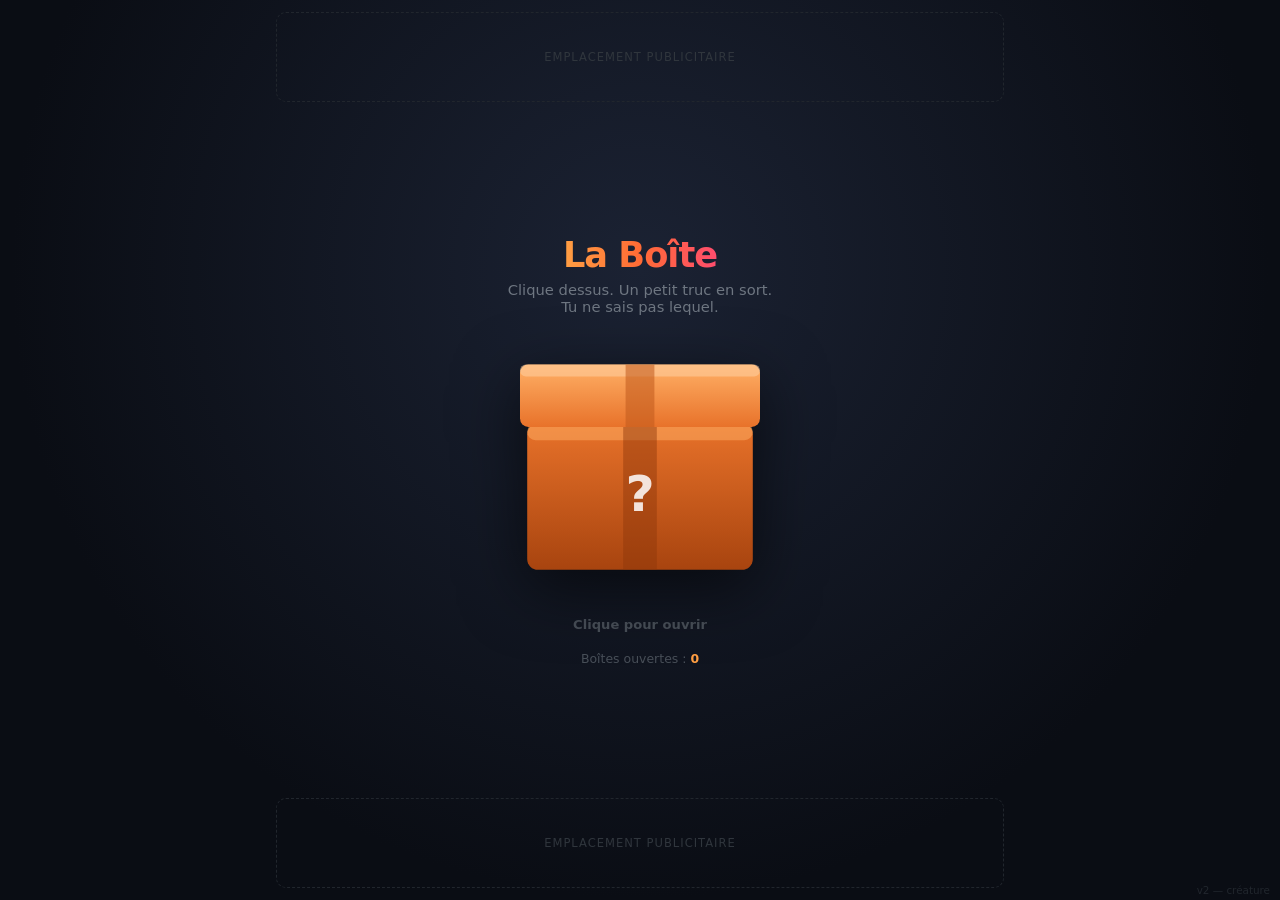
<file: versions/v2_blob_25expressions.html>
<!doctype html>
<html lang="fr">
<head>
<meta charset="utf-8">
<meta name="viewport" content="width=device-width, initial-scale=1">
<title>La Boîte — clique et assume</title>
<meta name="description" content="Clique sur la boîte. Un petit truc en sort. Tu ne sais pas lequel.">
<style>
  * { box-sizing: border-box; margin: 0; padding: 0; }
  html, body { height: 100%; }
  body {
    font-family: system-ui, -apple-system, "Segoe UI", Roboto, sans-serif;
    background: radial-gradient(circle at 50% 30%, #1b2233 0%, #0a0d14 70%);
    color: #e6e6e6;
    display: flex; flex-direction: column;
    align-items: center; justify-content: center;
    min-height: 100vh; padding: 20px;
    overflow: hidden; user-select: none;
  }

  h1 {
    font-size: clamp(1.4rem, 5vw, 2.2rem);
    font-weight: 800; letter-spacing: -1px; text-align: center;
    background: linear-gradient(90deg,#ff9f43,#ff6b35,#ff4d6d);
    -webkit-background-clip: text; background-clip: text; color: transparent;
    margin-bottom: 6px;
  }
  .sub {
    color: #6e7681; font-size: clamp(.78rem, 2.5vw, .92rem);
    text-align: center; margin-bottom: 28px;
  }

  /* --- SCENE --- */
  .scene { position: relative; display: flex; align-items: center; justify-content: center; }

  .boite {
    width: clamp(170px, 44vw, 240px);
    height: clamp(170px, 44vw, 240px);
    position: relative; cursor: pointer;
    transition: transform .12s ease;
    filter: drop-shadow(0 18px 32px rgba(0,0,0,.6));
  }
  .boite:hover { transform: translateY(-6px) scale(1.03); }
  .boite:active { transform: translateY(2px) scale(.97); }
  .boite.secoue { animation: secousse .5s ease; }
  @keyframes secousse {
    0%,100% { transform: translateX(0) rotate(0); }
    15% { transform: translateX(-10px) rotate(-3deg); }
    30% { transform: translateX(9px) rotate(3deg); }
    45% { transform: translateX(-7px) rotate(-2deg); }
    60% { transform: translateX(6px) rotate(2deg); }
    80% { transform: translateX(-3px) rotate(-1deg); }
  }

  .couvercle {
    position: absolute; top: 0; left: 0; width: 100%;
    transform-origin: 50% 100%;
    transition: transform .38s cubic-bezier(.3,-0.4,.4,1.6);
    z-index: 3;
  }
  .boite.ouverte .couvercle { transform: rotate(-112deg) translateY(-8%); }

  /* --- CREATURE --- */
  .creature {
    position: absolute; left: 50%; bottom: 34%;
    width: 48%; height: auto;
    transform: translate(-50%, 12%) scale(.2) rotate(-8deg);
    opacity: 0; pointer-events: none;
    transition: transform .5s cubic-bezier(.2,-0.3,.3,1.5), opacity .25s;
    z-index: 2;
  }
  .boite.ouverte .creature {
    opacity: 1;
    transform: translate(-50%, -105%) scale(1) rotate(0deg);
  }
  .boite.ouverte .creature.flotte {
    animation: flotte 2.4s ease-in-out infinite;
  }
  @keyframes flotte {
    0%,100% { transform: translate(-50%, -105%) scale(1) rotate(-2deg); }
    50%     { transform: translate(-50%, -115%) scale(1) rotate(2deg); }
  }

  .hint {
    margin-top: 34px; color: #484f58; font-size: .82rem; text-align: center;
    min-height: 1.2em; transition: color .3s; font-weight: 600;
  }
  .hint.actif { color: #ff9f43; }
  .compteur { margin-top: 18px; font-size: .78rem; color: #484f58; }
  .compteur b { color: #ff9f43; }

  .pub {
    position: fixed; left: 50%; transform: translateX(-50%);
    width: min(92vw, 728px); min-height: 90px;
    border: 1px dashed #21262d; border-radius: 10px;
    display: flex; align-items: center; justify-content: center;
    color: #30363d; font-size: .72rem; letter-spacing: 1px;
    text-transform: uppercase;
  }
  .pub.haut { top: 12px; }
  .pub.bas { bottom: 12px; }

  footer { position: fixed; bottom: 4px; right: 10px; font-size: .65rem; color: #21262d; }

  @media (max-height: 660px) { .pub { display: none; } }
</style>
</head>
<body>

<div class="pub haut" id="pub-haut">Emplacement publicitaire</div>

<h1>La Boîte</h1>
<p class="sub">Clique dessus. Un petit truc en sort.<br>Tu ne sais pas lequel.</p>

<div class="scene">
  <div class="boite" id="boite" role="button" tabindex="0" aria-label="Ouvrir la boîte">

    <svg class="couvercle" viewBox="0 0 200 70" aria-hidden="true">
      <defs>
        <linearGradient id="gc" x1="0" y1="0" x2="0" y2="1">
          <stop offset="0%" stop-color="#ffb066"/>
          <stop offset="100%" stop-color="#e8722a"/>
        </linearGradient>
      </defs>
      <rect x="0" y="18" width="200" height="52" rx="7" fill="url(#gc)"/>
      <rect x="0" y="18" width="200" height="10" rx="5" fill="#ffd0a3" opacity=".55"/>
      <rect x="88" y="18" width="24" height="52" fill="#c25a1c" opacity=".55"/>
    </svg>

    <svg class="creature" id="creature" viewBox="0 0 120 130" aria-hidden="true"></svg>

    <svg viewBox="0 0 200 190" aria-hidden="true"
         style="position:absolute;top:0;left:0;width:100%;height:100%;z-index:1">
      <defs>
        <linearGradient id="gb" x1="0" y1="0" x2="0" y2="1">
          <stop offset="0%" stop-color="#e8722a"/>
          <stop offset="100%" stop-color="#a8440f"/>
        </linearGradient>
      </defs>
      <rect x="6" y="62" width="188" height="122" rx="9" fill="url(#gb)"/>
      <rect x="6" y="62" width="188" height="14" rx="7" fill="#ffb066" opacity=".5"/>
      <rect x="86" y="62" width="28" height="122" fill="#8c3609" opacity=".45"/>
      <text x="100" y="135" text-anchor="middle" font-size="42" font-weight="bold"
            fill="#ffffff" opacity=".85" font-family="system-ui, sans-serif">?</text>
    </svg>
  </div>
</div>

<p class="hint" id="hint">Clique pour ouvrir</p>
<p class="compteur">Boîtes ouvertes : <b id="nb">0</b></p>

<div class="pub bas" id="pub-bas">Emplacement publicitaire</div>
<footer>v2 — créature</footer>

<script>
// ============================================================
//  LA CRÉATURE — un seul personnage, 25 expressions
//
//  Forme : blob arrondi, deux oreilles, gros yeux, joues roses.
//  Chaque expression change yeux / bouche / accessoires / couleur.
// ============================================================
const EXPRESSIONS = [
  { nom: "Surpris",   coul: "#ffb3c7", yeux: "etonnes",  bouche: "o",       joues: true,  extra: "" },
  { nom: "Content",   coul: "#ffd97d", yeux: "ouverts",  bouche: "sourire", joues: true,  extra: "" },
  { nom: "Endormi",   coul: "#b8c4d4", yeux: "endormis", bouche: "o",       joues: false, extra: "" },
  { nom: "Amoureux",  coul: "#ff9ec4", yeux: "coeurs",   bouche: "sourire", joues: true,  extra: "coeur_vole" },
  { nom: "En colère", coul: "#ff7a6b", yeux: "malins",   bouche: "fronce",  joues: false, extra: "feu" },
  { nom: "Malin",     coul: "#9ee493", yeux: "malins",   bouche: "sourire", joues: true,  extra: "" },
  { nom: "Triste",    coul: "#a8c0ff", yeux: "tristes",  bouche: "moue",    joues: false, extra: "larme" },
  { nom: "Roi",       coul: "#ffd97d", yeux: "ouverts",  bouche: "sourire", joues: true,  extra: "couronne" },
  { nom: "Savant",    coul: "#c4b5fd", yeux: "ouverts",  bouche: "plat",    joues: false, extra: "lunettes" },
  { nom: "Riche",     coul: "#a7e8bd", yeux: "dollars",  bouche: "rire",    joues: true,  extra: "" },
  { nom: "Effrayé",   coul: "#c9b8e8", yeux: "etonnes",  bouche: "dents",   joues: false, extra: "" },
  { nom: "Chapeau",   coul: "#ffb3c7", yeux: "ouverts",  bouche: "sourire", joues: true,  extra: "chapeau" },
  { nom: "Étoilé",    coul: "#ffe066", yeux: "etoiles",  bouche: "o",       joues: true,  extra: "" },
  { nom: "Fantôme",   coul: "#c8c8c8", yeux: "croix",    bouche: "plat",    joues: false, extra: "halo" },
  { nom: "Furieux",   coul: "#ff5c5c", yeux: "malins",   bouche: "dents",   joues: false, extra: "feu" },
  { nom: "Zen",       coul: "#a0e7e5", yeux: "endormis", bouche: "sourire", joues: true,  extra: "" },
  { nom: "Gourmand",  coul: "#ffcba4", yeux: "ouverts",  bouche: "langue",  joues: true,  extra: "sucre" },
  { nom: "Déçu",      coul: "#b0b8c4", yeux: "tristes",  bouche: "moue",    joues: false, extra: "" },
  { nom: "Excité",    coul: "#ffd97d", yeux: "etoiles",  bouche: "rire",    joues: true,  extra: "eclair" },
  { nom: "Timide",    coul: "#ffc9de", yeux: "fermes",   bouche: "sourire", joues: true,  extra: "" },
  { nom: "Sérieux",   coul: "#8fa3bf", yeux: "ouverts",  bouche: "plat",    joues: false, extra: "lunettes" },
  { nom: "Pirate",    coul: "#d4a373", yeux: "malins",   bouche: "rire",    joues: false, extra: "chapeau" },
  { nom: "Épuisé",    coul: "#a8b8c8", yeux: "endormis", bouche: "plat",    joues: false, extra: "larme" },
  { nom: "Fier",      coul: "#9ee493", yeux: "fermes",   bouche: "rire",    joues: true,  extra: "" },
  { nom: "Complice",  coul: "#ffab91", yeux: "malins",   bouche: "sourire", joues: true,  extra: "coeur_vole" },
];

// ============================================================
//  DESSIN
// ============================================================
function ombrir(hex, f) {
  const n = parseInt(hex.slice(1), 16);
  const r = Math.round(((n >> 16) & 255) * f);
  const g = Math.round(((n >> 8) & 255) * f);
  const b = Math.round((n & 255) * f);
  return "#" + ((1 << 24) + (r << 16) + (g << 8) + b).toString(16).slice(1);
}

function dessinerCreature(e) {
  const c = e.coul;
  const cFonce = ombrir(c, 0.82);
  let s = "";

  // --- accessoires arrière ---
  if (e.extra === "halo") {
    s += '<ellipse cx="60" cy="14" rx="22" ry="6" fill="none" stroke="#ffe066" stroke-width="3" opacity=".9"/>';
  }
  if (e.extra === "feu") {
    s += '<path d="M28 26 q6 -14 12 -4 q4 -12 10 -2 q5 -10 10 0 q6 -8 8 4 q-16 8 -40 2z" fill="#ff9f43" opacity=".95"/>';
  }
  if (e.extra === "eclair") {
    s += '<path d="M96 22 l-10 16 h7 l-6 14 14 -18 h-7z" fill="#ffe066"/>';
  }

  // --- corps ---
  s += '<ellipse cx="60" cy="80" rx="42" ry="38" fill="' + c + '"/>';
  s += '<ellipse cx="46" cy="62" rx="14" ry="10" fill="#ffffff" opacity=".28"/>';

  // --- oreilles ---
  s += '<ellipse cx="30" cy="46" rx="12" ry="15" fill="' + c + '" transform="rotate(-18 30 46)"/>';
  s += '<ellipse cx="30" cy="47" rx="6" ry="8" fill="' + cFonce + '" transform="rotate(-18 30 47)"/>';
  s += '<ellipse cx="90" cy="46" rx="12" ry="15" fill="' + c + '" transform="rotate(18 90 46)"/>';
  s += '<ellipse cx="90" cy="47" rx="6" ry="8" fill="' + cFonce + '" transform="rotate(18 90 47)"/>';

  // --- joues ---
  if (e.joues) {
    s += '<ellipse cx="34" cy="88" rx="9" ry="6" fill="#ff8fab" opacity=".55"/>';
    s += '<ellipse cx="86" cy="88" rx="9" ry="6" fill="#ff8fab" opacity=".55"/>';
  }

  // --- yeux ---
  const xg = 45, xd = 75, yg = 74, yd = 74;
  if (e.yeux === "ouverts") {
    s += '<ellipse cx="' + xg + '" cy="' + yg + '" rx="7" ry="9" fill="#1a1a1a"/>';
    s += '<ellipse cx="' + xd + '" cy="' + yd + '" rx="7" ry="9" fill="#1a1a1a"/>';
    s += '<circle cx="' + (xg+2) + '" cy="' + (yg-3) + '" r="2.6" fill="#fff"/>';
    s += '<circle cx="' + (xd+2) + '" cy="' + (yd-3) + '" r="2.6" fill="#fff"/>';
  } else if (e.yeux === "etonnes") {
    s += '<circle cx="' + xg + '" cy="' + yg + '" r="9" fill="#fff"/>';
    s += '<circle cx="' + xd + '" cy="' + yd + '" r="9" fill="#fff"/>';
    s += '<circle cx="' + xg + '" cy="' + yg + '" r="4.5" fill="#1a1a1a"/>';
    s += '<circle cx="' + xd + '" cy="' + yd + '" r="4.5" fill="#1a1a1a"/>';
  } else if (e.yeux === "fermes") {
    s += '<path d="M' + (xg-8) + ' ' + yg + ' q8 7 16 0" stroke="#1a1a1a" stroke-width="3.2" fill="none" stroke-linecap="round"/>';
    s += '<path d="M' + (xd-8) + ' ' + yd + ' q8 7 16 0" stroke="#1a1a1a" stroke-width="3.2" fill="none" stroke-linecap="round"/>';
  } else if (e.yeux === "endormis") {
    s += '<path d="M' + (xg-8) + ' ' + (yg+2) + ' q8 -6 16 0" stroke="#1a1a1a" stroke-width="3" fill="none" stroke-linecap="round"/>';
    s += '<path d="M' + (xd-8) + ' ' + (yd+2) + ' q8 -6 16 0" stroke="#1a1a1a" stroke-width="3" fill="none" stroke-linecap="round"/>';
  } else if (e.yeux === "malins") {
    s += '<path d="M' + (xg-9) + ' ' + (yg+2) + ' q9 -9 18 0" stroke="#1a1a1a" stroke-width="3.2" fill="none" stroke-linecap="round"/>';
    s += '<path d="M' + (xd-9) + ' ' + (yd+2) + ' q9 -9 18 0" stroke="#1a1a1a" stroke-width="3.2" fill="none" stroke-linecap="round"/>';
    s += '<circle cx="' + xg + '" cy="' + (yg+5) + '" r="3" fill="#1a1a1a"/>';
    s += '<circle cx="' + xd + '" cy="' + (yd+5) + '" r="3" fill="#1a1a1a"/>';
  } else if (e.yeux === "tristes") {
    s += '<circle cx="' + xg + '" cy="' + yg + '" r="6.5" fill="#1a1a1a"/>';
    s += '<circle cx="' + xd + '" cy="' + yd + '" r="6.5" fill="#1a1a1a"/>';
    s += '<path d="M' + (xg-9) + ' ' + (yg-11) + ' q9 3 15 8" stroke="#1a1a1a" stroke-width="2.6" fill="none" stroke-linecap="round"/>';
    s += '<path d="M' + (xd+9) + ' ' + (yd-11) + ' q-9 3 -15 8" stroke="#1a1a1a" stroke-width="2.6" fill="none" stroke-linecap="round"/>';
  } else if (e.yeux === "coeurs") {
    s += '<path d="M' + xg + ' ' + (yg+4) + ' c-6 -6 -12 -1 -6 5 l6 6 6 -6 c6 -6 0 -11 -6 -5z" fill="#ff4d6d"/>';
    s += '<path d="M' + xd + ' ' + (yd+4) + ' c-6 -6 -12 -1 -6 5 l6 6 6 -6 c6 -6 0 -11 -6 -5z" fill="#ff4d6d"/>';
  } else if (e.yeux === "etoiles") {
    s += '<path d="M' + xg + ' ' + (yg-8) + ' l2.5 6 6 .5 -4.5 4 1.5 6 -5.5 -3.5 -5.5 3.5 1.5 -6 -4.5 -4 6 -.5z" fill="#ffe066"/>';
    s += '<path d="M' + xd + ' ' + (yd-8) + ' l2.5 6 6 .5 -4.5 4 1.5 6 -5.5 -3.5 -5.5 3.5 1.5 -6 -4.5 -4 6 -.5z" fill="#ffe066"/>';
  } else if (e.yeux === "croix") {
    s += '<path d="M' + (xg-6) + ' ' + (yg-6) + ' l12 12 M' + (xg+6) + ' ' + (yg-6) + ' l-12 12" stroke="#1a1a1a" stroke-width="3.2" stroke-linecap="round"/>';
    s += '<path d="M' + (xd-6) + ' ' + (yd-6) + ' l12 12 M' + (xd+6) + ' ' + (yd-6) + ' l-12 12" stroke="#1a1a1a" stroke-width="3.2" stroke-linecap="round"/>';
  } else if (e.yeux === "dollars") {
    s += '<text x="' + xg + '" y="' + (yg+7) + '" font-size="18" font-weight="bold" fill="#2e7d32" text-anchor="middle">$</text>';
    s += '<text x="' + xd + '" y="' + (yd+7) + '" font-size="18" font-weight="bold" fill="#2e7d32" text-anchor="middle">$</text>';
  }

  // --- bouche ---
  const yb = 96;
  if (e.bouche === "sourire") {
    s += '<path d="M50 ' + yb + ' q10 9 20 0" stroke="#1a1a1a" stroke-width="3" fill="none" stroke-linecap="round"/>';
  } else if (e.bouche === "rire") {
    s += '<path d="M46 ' + (yb-2) + ' q14 14 28 0z" fill="#8b2c3a"/>';
    s += '<path d="M46 ' + (yb-2) + ' q14 5 28 0z" fill="#fff"/>';
  } else if (e.bouche === "o") {
    s += '<ellipse cx="60" cy="' + (yb+3) + '" rx="6" ry="7" fill="#8b2c3a"/>';
  } else if (e.bouche === "dents") {
    s += '<path d="M46 ' + (yb-2) + ' q14 12 28 0z" fill="#8b2c3a"/>';
    s += '<rect x="52" y="' + (yb-2) + '" width="6" height="6" fill="#fff"/>';
    s += '<rect x="62" y="' + (yb-2) + '" width="6" height="6" fill="#fff"/>';
  } else if (e.bouche === "langue") {
    s += '<path d="M50 ' + yb + ' q10 8 20 0" stroke="#1a1a1a" stroke-width="3" fill="none" stroke-linecap="round"/>';
    s += '<ellipse cx="60" cy="' + (yb+7) + '" rx="7" ry="5" fill="#ff7a8a"/>';
  } else if (e.bouche === "plat") {
    s += '<path d="M50 ' + (yb+2) + ' h20" stroke="#1a1a1a" stroke-width="3" stroke-linecap="round"/>';
  } else if (e.bouche === "fronce") {
    s += '<path d="M50 ' + (yb+5) + ' q10 -8 20 0" stroke="#1a1a1a" stroke-width="3" fill="none" stroke-linecap="round"/>';
  } else if (e.bouche === "moue") {
    s += '<path d="M52 ' + (yb+4) + ' q8 -6 16 0" stroke="#1a1a1a" stroke-width="3" fill="none" stroke-linecap="round"/>';
  }

  // --- accessoires avant ---
  if (e.extra === "chapeau") {
    s += '<ellipse cx="60" cy="44" rx="30" ry="6" fill="#2b3a55"/>';
    s += '<rect x="44" y="18" width="32" height="26" rx="4" fill="#3b4d6b"/>';
    s += '<rect x="44" y="34" width="32" height="6" fill="#ff6b35"/>';
  }
  if (e.extra === "lunettes") {
    s += '<circle cx="' + xg + '" cy="' + yg + '" r="11" fill="none" stroke="#2b3a55" stroke-width="3"/>';
    s += '<circle cx="' + xd + '" cy="' + yd + '" r="11" fill="none" stroke="#2b3a55" stroke-width="3"/>';
    s += '<path d="M' + (xg+11) + ' ' + yg + ' h' + (xd-xg-22) + '" stroke="#2b3a55" stroke-width="3"/>';
  }
  if (e.extra === "couronne") {
    s += '<path d="M34 30 l8 14 8 -12 10 12 8 -12 8 12 8 -14 -6 26 h-38z" fill="#ffd700" stroke="#e6a700" stroke-width="1.5"/>';
    s += '<circle cx="60" cy="34" r="3" fill="#ff4d6d"/>';
  }
  if (e.extra === "larme") {
    s += '<path d="M32 88 q4 10 0 14 q-5 -4 0 -14z" fill="#58a6ff"/>';
  }
  if (e.extra === "sucre") {
    s += '<rect x="84" y="20" width="22" height="7" rx="3" fill="#f5f5dc" transform="rotate(-20 95 24)"/>';
    s += '<rect x="84" y="20" width="22" height="7" rx="3" fill="none" stroke="#c9b8a0" stroke-width="1" transform="rotate(-20 95 24)"/>';
  }
  if (e.extra === "coeur_vole") {
    s += '<path d="M92 30 c-5 -5 -10 -1 -5 4 l5 5 5 -5 c5 -5 0 -9 -5 -4z" fill="#ff4d6d" opacity=".9"/>';
    s += '<path d="M28 24 c-4 -4 -8 -1 -4 3 l4 4 4 -4 c4 -4 0 -7 -4 -3z" fill="#ff4d6d" opacity=".6"/>';
  }

  return s;
}

// ============================================================
//  INTERACTION
// ============================================================
const boite    = document.getElementById('boite');
const creature = document.getElementById('creature');
const hint     = document.getElementById('hint');
const nbEl     = document.getElementById('nb');

let ouverte = false;
let compteur = 0;
let derniere = -1;

function tirer() {
  let i;
  do { i = Math.floor(Math.random() * EXPRESSIONS.length); }
  while (i === derniere && EXPRESSIONS.length > 1);
  derniere = i;
  return EXPRESSIONS[i];
}

function ouvrir() {
  if (ouverte) {
    boite.classList.remove('ouverte', 'flotte');
    ouverte = false;
    hint.textContent = "Clique pour rouvrir";
    hint.classList.remove('actif');
    return;
  }

  const e = tirer();
  creature.innerHTML = dessinerCreature(e);

  boite.classList.add('secoue');
  setTimeout(() => {
    boite.classList.remove('secoue');
    boite.classList.add('ouverte');
    setTimeout(() => boite.classList.add('flotte'), 520);
  }, 320);

  ouverte = true;
  compteur++;
  nbEl.textContent = compteur;
  hint.textContent = e.nom;
  hint.classList.add('actif');
}

boite.addEventListener('click', ouvrir);
boite.addEventListener('keydown', ev => {
  if (ev.key === 'Enter' || ev.key === ' ') { ev.preventDefault(); ouvrir(); }
});

// Pré-rendre la première expression (le SVG existe même caché)
creature.innerHTML = dessinerCreature(EXPRESSIONS[0]);

// ---- Emplacements publicitaires ----
// Remplacer le contenu de #pub-haut / #pub-bas par le code de la régie
// (AdSense, affiliation, etc.) une fois le site en ligne.
</script>
</body>
</html>
</file>
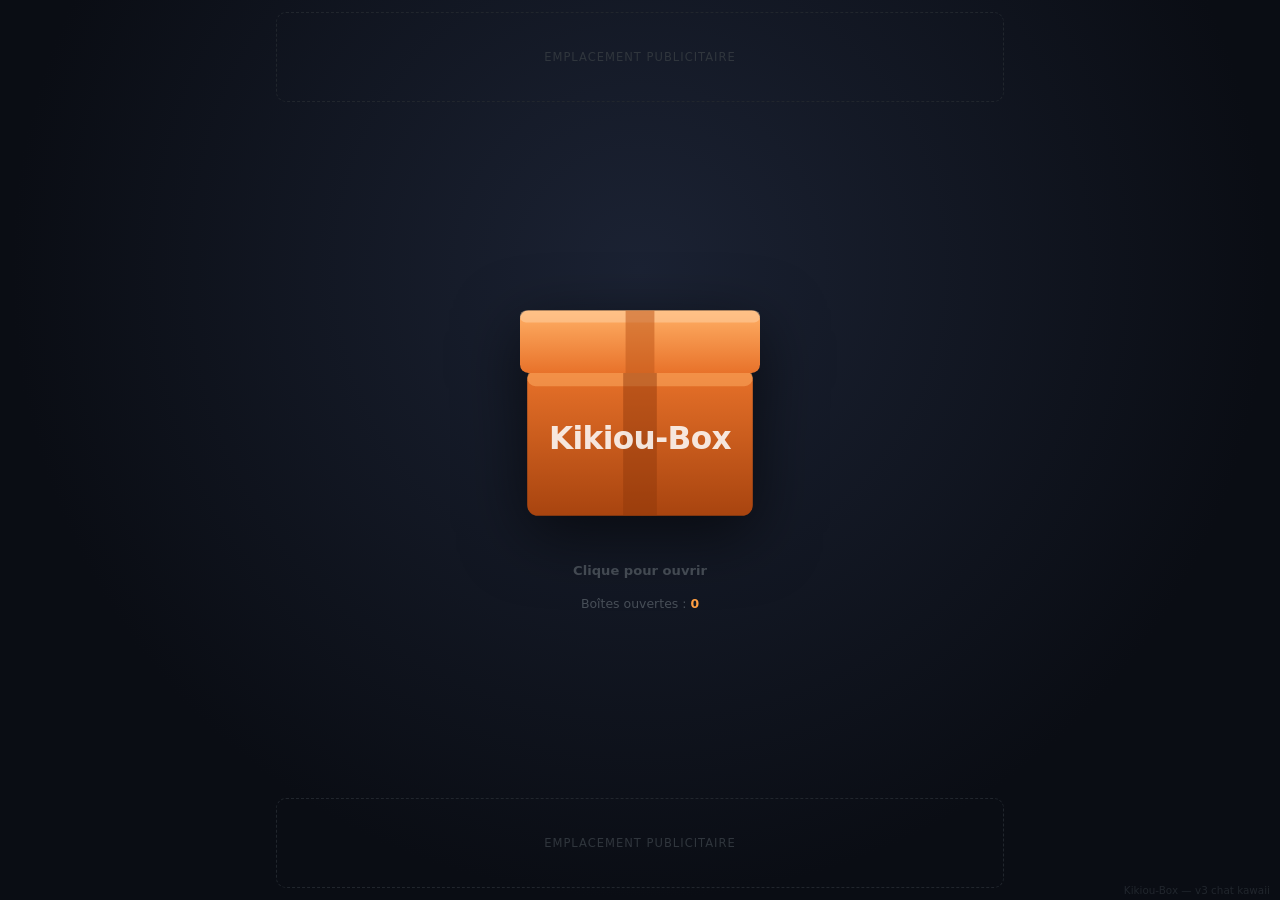
<file: versions/v3_chat_25expressions.html>
<!doctype html>
<html lang="fr">
<head>
<meta charset="utf-8">
<meta name="viewport" content="width=device-width, initial-scale=1">
<title>Kikiou-Box — clique et découvre ton chat</title>
<meta name="description" content="Clique sur la boîte. Un petit chat kawaii en sort. Tu ne sais pas lequel.">
<meta property="og:title" content="Kikiou-Box">
<meta property="og:description" content="Clique sur la boîte. Un petit chat kawaii en sort.">
<meta property="og:type" content="website">
<meta name="theme-color" content="#0a0d14">

<!-- Statistiques de consultation — GoatCounter (sans cookie, respecte la vie privée) -->
<script data-goatcounter="https://kikiou-box.goatcounter.com/count"
        async src="//gc.zgo.at/count.js"></script>
<style>
  * { box-sizing: border-box; margin: 0; padding: 0; }
  html, body { height: 100%; }
  body {
    font-family: system-ui, -apple-system, "Segoe UI", Roboto, sans-serif;
    background: radial-gradient(circle at 50% 30%, #1b2233 0%, #0a0d14 70%);
    color: #e6e6e6;
    display: flex; flex-direction: column;
    align-items: center; justify-content: center;
    min-height: 100vh; padding: 20px;
    overflow: hidden; user-select: none;
  }

  h1 {
    font-size: clamp(1.4rem, 5vw, 2.2rem);
    font-weight: 800; letter-spacing: -1px; text-align: center;
    background: linear-gradient(90deg,#ff9f43,#ff6b35,#ff4d6d);
    -webkit-background-clip: text; background-clip: text; color: transparent;
    margin-bottom: 6px;
  }
  .sub {
    color: #6e7681; font-size: clamp(.78rem, 2.5vw, .92rem);
    text-align: center; margin-bottom: 28px;
  }

  .scene { position: relative; display: flex; align-items: center; justify-content: center; }

  .boite {
    width: clamp(170px, 44vw, 240px);
    height: clamp(170px, 44vw, 240px);
    position: relative; cursor: pointer;
    transition: transform .12s ease;
    filter: drop-shadow(0 18px 32px rgba(0,0,0,.6));
  }
  .boite:hover { transform: translateY(-6px) scale(1.03); }
  .boite:active { transform: translateY(2px) scale(.97); }
  .boite.secoue { animation: secousse .5s ease; }
  @keyframes secousse {
    0%,100% { transform: translateX(0) rotate(0); }
    15% { transform: translateX(-10px) rotate(-3deg); }
    30% { transform: translateX(9px) rotate(3deg); }
    45% { transform: translateX(-7px) rotate(-2deg); }
    60% { transform: translateX(6px) rotate(2deg); }
    80% { transform: translateX(-3px) rotate(-1deg); }
  }

  .couvercle {
    position: absolute; top: 0; left: 0; width: 100%;
    /* Charnière à gauche : le couvercle pivote depuis le bord gauche */
    transform-origin: 0% 100%;
    transition: transform .38s cubic-bezier(.3,-0.4,.4,1.6);
    z-index: 3;
  }
  .boite.ouverte .couvercle { transform: rotate(-112deg) translateY(-4%); }

  .chat {
    position: absolute; left: 50%; bottom: 34%;
    width: 54%; height: auto;
    transform: translate(-50%, 12%) scale(.2) rotate(-8deg);
    opacity: 0; pointer-events: none;
    transition: transform .5s cubic-bezier(.2,-0.3,.3,1.5), opacity .25s;
    z-index: 2;
  }
  .boite.ouverte .chat {
    opacity: 1;
    transform: translate(-50%, -110%) scale(1) rotate(0deg);
  }
  .boite.ouverte .chat.flotte {
    animation: flotte 2.4s ease-in-out infinite;
  }
  @keyframes flotte {
    0%,100% { transform: translate(-50%, -110%) scale(1) rotate(-2deg); }
    50%     { transform: translate(-50%, -120%) scale(1) rotate(2deg); }
  }

  .hint {
    margin-top: 34px; color: #484f58; font-size: .82rem; text-align: center;
    min-height: 1.2em; transition: color .3s; font-weight: 600;
  }
  .hint.actif { color: #ff9f43; }
  .hint.vide { visibility: hidden; }

  .compteur { margin-top: 18px; font-size: .78rem; color: #484f58; }
  .compteur b { color: #ff9f43; }

  .pub {
    position: fixed; left: 50%; transform: translateX(-50%);
    width: min(92vw, 728px); min-height: 90px;
    border: 1px dashed #21262d; border-radius: 10px;
    display: flex; align-items: center; justify-content: center;
    color: #30363d; font-size: .72rem; letter-spacing: 1px;
    text-transform: uppercase;
  }
  .pub.haut { top: 12px; }
  .pub.bas { bottom: 12px; }

  footer { position: fixed; bottom: 4px; right: 10px; font-size: .65rem; color: #21262d; }

  @media (max-height: 660px) { .pub { display: none; } }
</style>
</head>
<body>

<div class="pub haut" id="pub-haut">Emplacement publicitaire</div>

<div class="scene">
  <div class="boite" id="boite" role="button" tabindex="0" aria-label="Ouvrir la boîte">

    <svg class="couvercle" viewBox="0 0 200 70" aria-hidden="true">
      <defs>
        <linearGradient id="gc" x1="0" y1="0" x2="0" y2="1">
          <stop offset="0%" stop-color="#ffb066"/>
          <stop offset="100%" stop-color="#e8722a"/>
        </linearGradient>
      </defs>
      <rect x="0" y="18" width="200" height="52" rx="7" fill="url(#gc)"/>
      <rect x="0" y="18" width="200" height="10" rx="5" fill="#ffd0a3" opacity=".55"/>
      <rect x="88" y="18" width="24" height="52" fill="#c25a1c" opacity=".55"/>
    </svg>

    <svg class="chat" id="chat" viewBox="0 0 140 145" aria-hidden="true"></svg>

    <svg viewBox="0 0 200 190" aria-hidden="true"
         style="position:absolute;top:0;left:0;width:100%;height:100%;z-index:1">
      <defs>
        <linearGradient id="gb" x1="0" y1="0" x2="0" y2="1">
          <stop offset="0%" stop-color="#e8722a"/>
          <stop offset="100%" stop-color="#a8440f"/>
        </linearGradient>
      </defs>
      <rect x="6" y="62" width="188" height="122" rx="9" fill="url(#gb)"/>
      <rect x="6" y="62" width="188" height="14" rx="7" fill="#ffb066" opacity=".5"/>
      <rect x="86" y="62" width="28" height="122" fill="#8c3609" opacity=".45"/>
      <text x="100" y="128" text-anchor="middle" font-size="26" font-weight="bold"
            fill="#ffffff" opacity=".85" font-family="system-ui, sans-serif"
            letter-spacing="-0.5">Kikiou-Box</text>
    </svg>
  </div>
</div>

<p class="hint" id="hint">Clique pour ouvrir</p>
<p class="compteur">Boîtes ouvertes : <b id="nb">0</b></p>

<div class="pub bas" id="pub-bas">Emplacement publicitaire</div>
<footer>Kikiou-Box — v3 chat kawaii</footer>

<script>
// ============================================================
//  LE CHAT — un seul personnage, plusieurs expressions
//  Style kawaii japonais : tête ronde, oreilles triangulaires,
//  museau clair, joues roses, grands yeux, moustaches, queue.
// ============================================================
const EXPRESSIONS = [
  { nom: "Curieux",   robe: "#fff4e6", yeux: "ouverts",     bouche: "w",       extra: "" },
  { nom: "Content",   robe: "#ffe8d6", yeux: "heureux",     bouche: "sourire", extra: "" },
  { nom: "Endormi",   robe: "#e8e4f0", yeux: "fermes",      bouche: "ron",     extra: "zzz" },
  { nom: "Amoureux",  robe: "#ffe0ec", yeux: "coeurs",      bouche: "w",       extra: "coeurs" },
  { nom: "Fâché",     robe: "#f5d0c5", yeux: "faches",      bouche: "fronce",  extra: "fumee" },
  { nom: "Satisfait", robe: "#d9f0e0", yeux: "heureux",     bouche: "sourire", extra: "" },
  { nom: "Triste",    robe: "#d6e4ff", yeux: "tristes",     bouche: "moue",    extra: "larme" },
  { nom: "Roi",       robe: "#fff0c2", yeux: "ouverts",     bouche: "sourire", extra: "couronne" },
  { nom: "Savant",    robe: "#e4dcff", yeux: "ouverts",     bouche: "plat",    extra: "lunettes" },
  { nom: "Riche",     robe: "#d4f5dc", yeux: "dollars",     bouche: "sourire", extra: "" },
  { nom: "Effrayé",   robe: "#efe0ff", yeux: "ecarquilles", bouche: "o",       extra: "" },
  { nom: "Noir",      robe: "#3a3a4a", yeux: "ouverts",     bouche: "w",       extra: "" },
  { nom: "Étoilé",    robe: "#fff6cc", yeux: "etoiles",     bouche: "o",       extra: "" },
  { nom: "Fantôme",   robe: "#dcdce4", yeux: "fermes",      bouche: "plat",    extra: "halo" },
  { nom: "Furieux",   robe: "#ffd0c5", yeux: "faches",      bouche: "crocs",   extra: "fumee" },
  { nom: "Zen",       robe: "#d0f0ee", yeux: "fermes",      bouche: "sourire", extra: "" },
  { nom: "Gourmand",  robe: "#ffe0c2", yeux: "heureux",     bouche: "langue",  extra: "poisson" },
  { nom: "Boudeur",   robe: "#d8d8e0", yeux: "tristes",     bouche: "moue",    extra: "" },
  { nom: "Excité",    robe: "#fff0a8", yeux: "etoiles",     bouche: "sourire", extra: "eclair" },
  { nom: "Timide",    robe: "#ffd9e8", yeux: "fermes",      bouche: "w",       extra: "rougeur" },
  { nom: "Sérieux",   robe: "#c8d4e0", yeux: "ouverts",     bouche: "plat",    extra: "lunettes" },
  { nom: "Pirate",    robe: "#e0c8a8", yeux: "faches",      bouche: "crocs",   extra: "bandeau" },
  { nom: "Fatigué",   robe: "#d4dce4", yeux: "fermes",      bouche: "plat",    extra: "larme" },
  { nom: "Fier",      robe: "#d4f0d8", yeux: "heureux",     bouche: "sourire", extra: "" },
  { nom: "Chapeau",   robe: "#ffe0d0", yeux: "ouverts",     bouche: "w",       extra: "chapeau" },
];

function ombrir(hex, f) {
  const n = parseInt(hex.slice(1), 16);
  const r = Math.round(((n >> 16) & 255) * f);
  const g = Math.round(((n >> 8) & 255) * f);
  const b = Math.round((n & 255) * f);
  return "#" + ((1 << 24) + (r << 16) + (g << 8) + b).toString(16).slice(1);
}

function estSombre(hex) {
  const n = parseInt(hex.slice(1), 16);
  const r = (n >> 16) & 255, g = (n >> 8) & 255, b = n & 255;
  return (r * 0.299 + g * 0.587 + b * 0.114) < 128;
}

// viewBox 140 x 145
function dessinerChat(e) {
  const robe = e.robe;
  const robeOmbre = ombrir(robe, 0.88);
  const sombre = estSombre(robe);
  const trait = sombre ? "#e8e8f0" : "#4a4a55";
  const museau = sombre ? "#5a5a6a" : "#fffaf5";
  let s = "";

  if (e.extra === "halo") {
    s += '<ellipse cx="70" cy="18" rx="26" ry="7" fill="none" stroke="#ffe066" stroke-width="3.5" opacity=".9"/>';
  }
  if (e.extra === "fumee") {
    s += '<path d="M40 32 q-7 -11 2 -17 q-5 -9 4 -13" stroke="#ff9f43" stroke-width="4" fill="none" stroke-linecap="round" opacity=".75"/>';
    s += '<path d="M100 32 q7 -11 -2 -17 q5 -9 -4 -13" stroke="#ff9f43" stroke-width="4" fill="none" stroke-linecap="round" opacity=".75"/>';
  }
  if (e.extra === "eclair") {
    s += '<path d="M114 24 l-13 19 h9 l-8 17 17 -21 h-9z" fill="#ffe066"/>';
  }
  if (e.extra === "zzz") {
    s += '<text x="108" y="34" font-size="17" font-weight="bold" fill="#8ab4f8" opacity=".9">z</text>';
    s += '<text x="120" y="21" font-size="12" font-weight="bold" fill="#8ab4f8" opacity=".65">z</text>';
  }

  // queue
  s += '<path d="M102 116 q24 -4 22 -26 q-1 -11 -10 -13" stroke="' + robe + '" stroke-width="14" fill="none" stroke-linecap="round"/>';
  s += '<path d="M102 116 q24 -4 22 -26 q-1 -11 -10 -13" stroke="' + robeOmbre + '" stroke-width="4" fill="none" stroke-linecap="round" opacity=".3"/>';

  // corps
  s += '<ellipse cx="70" cy="114" rx="35" ry="27" fill="' + robe + '"/>';
  s += '<ellipse cx="53" cy="133" rx="11" ry="8" fill="' + robeOmbre + '"/>';
  s += '<ellipse cx="87" cy="133" rx="11" ry="8" fill="' + robeOmbre + '"/>';
  s += '<ellipse cx="53" cy="135" rx="4" ry="2.5" fill="#ffb8c8" opacity=".6"/>';
  s += '<ellipse cx="87" cy="135" rx="4" ry="2.5" fill="#ffb8c8" opacity=".6"/>';

  // oreilles
  s += '<path d="M31 48 L26 14 L59 37 Z" fill="' + robe + '"/>';
  s += '<path d="M36 46 L33 22 L53 38 Z" fill="#ffb8c8" opacity=".7"/>';
  s += '<path d="M109 48 L114 14 L81 37 Z" fill="' + robe + '"/>';
  s += '<path d="M104 46 L107 22 L87 38 Z" fill="#ffb8c8" opacity=".7"/>';

  // tete
  s += '<ellipse cx="70" cy="78" rx="43" ry="39" fill="' + robe + '"/>';
  s += '<ellipse cx="51" cy="59" rx="13" ry="9" fill="#ffffff" opacity="' + (sombre ? ".1" : ".4") + '"/>';

  // museau
  s += '<ellipse cx="70" cy="92" rx="25" ry="17" fill="' + museau + '"/>';

  // joues
  s += '<ellipse cx="35" cy="88" rx="10" ry="6" fill="#ff9eb5" opacity=".5"/>';
  s += '<ellipse cx="105" cy="88" rx="10" ry="6" fill="#ff9eb5" opacity=".5"/>';

  // moustaches
  s += '<path d="M45 89 h-15 M45 94 h-14 M45 99 h-13" stroke="' + trait + '" stroke-width="1.6" stroke-linecap="round" opacity=".45"/>';
  s += '<path d="M95 89 h15 M95 94 h14 M95 99 h13" stroke="' + trait + '" stroke-width="1.6" stroke-linecap="round" opacity=".45"/>';

  // yeux
  const xg = 52, xd = 88, yg = 73, yd = 73;
  if (e.yeux === "ouverts") {
    s += '<ellipse cx="' + xg + '" cy="' + yg + '" rx="8" ry="10.5" fill="#2a2a35"/>';
    s += '<ellipse cx="' + xd + '" cy="' + yd + '" rx="8" ry="10.5" fill="#2a2a35"/>';
    s += '<circle cx="' + (xg+2.5) + '" cy="' + (yg-4) + '" r="3.2" fill="#fff"/>';
    s += '<circle cx="' + (xd+2.5) + '" cy="' + (yd-4) + '" r="3.2" fill="#fff"/>';
    s += '<circle cx="' + (xg-2) + '" cy="' + (yg+3.5) + '" r="1.7" fill="#fff" opacity=".65"/>';
    s += '<circle cx="' + (xd-2) + '" cy="' + (yd+3.5) + '" r="1.7" fill="#fff" opacity=".65"/>';
  } else if (e.yeux === "heureux") {
    s += '<path d="M' + (xg-9) + ' ' + (yg+4) + ' q9 -12 18 0" stroke="#2a2a35" stroke-width="3.8" fill="none" stroke-linecap="round"/>';
    s += '<path d="M' + (xd-9) + ' ' + (yd+4) + ' q9 -12 18 0" stroke="#2a2a35" stroke-width="3.8" fill="none" stroke-linecap="round"/>';
  } else if (e.yeux === "fermes") {
    s += '<path d="M' + (xg-9) + ' ' + yg + ' q9 8 18 0" stroke="#2a2a35" stroke-width="3.5" fill="none" stroke-linecap="round"/>';
    s += '<path d="M' + (xd-9) + ' ' + yd + ' q9 8 18 0" stroke="#2a2a35" stroke-width="3.5" fill="none" stroke-linecap="round"/>';
  } else if (e.yeux === "ecarquilles") {
    s += '<circle cx="' + xg + '" cy="' + yg + '" r="11.5" fill="#fff"/>';
    s += '<circle cx="' + xd + '" cy="' + yd + '" r="11.5" fill="#fff"/>';
    s += '<circle cx="' + xg + '" cy="' + yg + '" r="5.5" fill="#2a2a35"/>';
    s += '<circle cx="' + xd + '" cy="' + yd + '" r="5.5" fill="#2a2a35"/>';
    s += '<circle cx="' + (xg+2) + '" cy="' + (yg-2) + '" r="2.2" fill="#fff"/>';
    s += '<circle cx="' + (xd+2) + '" cy="' + (yd-2) + '" r="2.2" fill="#fff"/>';
  } else if (e.yeux === "faches") {
    s += '<ellipse cx="' + xg + '" cy="' + (yg+3) + '" rx="7" ry="8" fill="#2a2a35"/>';
    s += '<ellipse cx="' + xd + '" cy="' + (yd+3) + '" rx="7" ry="8" fill="#2a2a35"/>';
    s += '<circle cx="' + (xg+2) + '" cy="' + (yg-0.5) + '" r="2.3" fill="#fff"/>';
    s += '<circle cx="' + (xd+2) + '" cy="' + (yd-0.5) + '" r="2.3" fill="#fff"/>';
    s += '<path d="M' + (xg-10) + ' ' + (yg-15) + ' l19 7" stroke="#2a2a35" stroke-width="3.5" stroke-linecap="round"/>';
    s += '<path d="M' + (xd+10) + ' ' + (yd-15) + ' l-19 7" stroke="#2a2a35" stroke-width="3.5" stroke-linecap="round"/>';
  } else if (e.yeux === "tristes") {
    s += '<ellipse cx="' + xg + '" cy="' + (yg+2) + '" rx="7" ry="9" fill="#2a2a35"/>';
    s += '<ellipse cx="' + xd + '" cy="' + (yd+2) + '" rx="7" ry="9" fill="#2a2a35"/>';
    s += '<circle cx="' + (xg+2) + '" cy="' + (yg-1) + '" r="2.5" fill="#fff"/>';
    s += '<circle cx="' + (xd+2) + '" cy="' + (yd-1) + '" r="2.5" fill="#fff"/>';
    s += '<path d="M' + (xg-9) + ' ' + (yg-17) + ' l17 8" stroke="#2a2a35" stroke-width="3" stroke-linecap="round"/>';
    s += '<path d="M' + (xd+9) + ' ' + (yd-17) + ' l-17 8" stroke="#2a2a35" stroke-width="3" stroke-linecap="round"/>';
  } else if (e.yeux === "coeurs") {
    s += '<path d="M' + xg + ' ' + (yg+5) + ' c-7.5 -7.5 -15 -1 -7.5 6.5 l7.5 7.5 7.5 -7.5 c7.5 -7.5 0 -14 -7.5 -6.5z" fill="#ff4d6d"/>';
    s += '<path d="M' + xd + ' ' + (yd+5) + ' c-7.5 -7.5 -15 -1 -7.5 6.5 l7.5 7.5 7.5 -7.5 c7.5 -7.5 0 -14 -7.5 -6.5z" fill="#ff4d6d"/>';
  } else if (e.yeux === "etoiles") {
    const etoile = (cx, cy) => 'M' + cx + ' ' + (cy-11) + ' l3.2 7.5 8 .7 -5.9 5.4 1.9 7.9 -7.2 -4.5 -7.2 4.5 1.9 -7.9 -5.9 -5.4 8 -.7z';
    s += '<path d="' + etoile(xg, yg) + '" fill="#ffd700"/>';
    s += '<path d="' + etoile(xd, yd) + '" fill="#ffd700"/>';
  } else if (e.yeux === "dollars") {
    s += '<text x="' + xg + '" y="' + (yg+9) + '" font-size="23" font-weight="bold" fill="#2e7d32" text-anchor="middle">$</text>';
    s += '<text x="' + xd + '" y="' + (yd+9) + '" font-size="23" font-weight="bold" fill="#2e7d32" text-anchor="middle">$</text>';
  }

  // nez
  s += '<path d="M70 86 l-5.5 5.5 h11 z" fill="#ff9eb5"/>';

  // bouche
  const yb = 99;
  if (e.bouche === "w") {
    s += '<path d="M62 ' + yb + ' q4 6 8 0 q4 6 8 0" stroke="#2a2a35" stroke-width="2.9" fill="none" stroke-linecap="round"/>';
  } else if (e.bouche === "sourire") {
    s += '<path d="M60 ' + yb + ' q10 9 20 0" stroke="#2a2a35" stroke-width="3" fill="none" stroke-linecap="round"/>';
  } else if (e.bouche === "ron") {
    s += '<ellipse cx="70" cy="' + (yb+2) + '" rx="5" ry="6" fill="#8b4a5a"/>';
  } else if (e.bouche === "o") {
    s += '<ellipse cx="70" cy="' + (yb+2) + '" rx="6" ry="7" fill="#8b4a5a"/>';
  } else if (e.bouche === "plat") {
    s += '<path d="M62 ' + (yb+2) + ' h16" stroke="#2a2a35" stroke-width="3" stroke-linecap="round"/>';
  } else if (e.bouche === "fronce") {
    s += '<path d="M60 ' + (yb+5) + ' q10 -8 20 0" stroke="#2a2a35" stroke-width="3" fill="none" stroke-linecap="round"/>';
  } else if (e.bouche === "moue") {
    s += '<path d="M63 ' + (yb+4) + ' q7 -6 14 0" stroke="#2a2a35" stroke-width="3" fill="none" stroke-linecap="round"/>';
  } else if (e.bouche === "crocs") {
    s += '<path d="M58 ' + (yb-2) + ' q12 14 24 0z" fill="#8b4a5a"/>';
    s += '<path d="M62 ' + (yb-2) + ' l4 6 4 -6z" fill="#fff"/>';
    s += '<path d="M74 ' + (yb-2) + ' l4 6 4 -6z" fill="#fff"/>';
  } else if (e.bouche === "langue") {
    s += '<path d="M60 ' + yb + ' q10 8 20 0" stroke="#2a2a35" stroke-width="3" fill="none" stroke-linecap="round"/>';
    s += '<ellipse cx="70" cy="' + (yb+7) + '" rx="7" ry="5" fill="#ff8fa3"/>';
  }

  if (e.extra === "lunettes") {
    s += '<circle cx="' + xg + '" cy="' + yg + '" r="13.5" fill="none" stroke="#3a4a5a" stroke-width="3.4"/>';
    s += '<circle cx="' + xd + '" cy="' + yd + '" r="13.5" fill="none" stroke="#3a4a5a" stroke-width="3.4"/>';
    s += '<path d="M' + (xg+13.5) + ' ' + yg + ' h' + (xd-xg-27) + '" stroke="#3a4a5a" stroke-width="3.4"/>';
    s += '<path d="M' + (xg-13.5) + ' ' + yg + ' l-11 -4" stroke="#3a4a5a" stroke-width="3" stroke-linecap="round"/>';
    s += '<path d="M' + (xd+13.5) + ' ' + yd + ' l11 -4" stroke="#3a4a5a" stroke-width="3" stroke-linecap="round"/>';
    s += '<ellipse cx="' + (xg-3) + '" cy="' + (yg-5) + '" rx="4.5" ry="2.8" fill="#fff" opacity=".4"/>';
    s += '<ellipse cx="' + (xd-3) + '" cy="' + (yd-5) + '" rx="4.5" ry="2.8" fill="#fff" opacity=".4"/>';
  }
  if (e.extra === "couronne") {
    s += '<path d="M42 36 l8 17 8 -14 12 14 8 -14 8 17 8 -17 -7 30 h-38z" fill="#ffd700" stroke="#d4a017" stroke-width="1.8"/>';
    s += '<circle cx="70" cy="40" r="3.5" fill="#ff4d6d"/>';
    s += '<circle cx="52" cy="44" r="2.5" fill="#4dabf7"/>';
    s += '<circle cx="88" cy="44" r="2.5" fill="#51cf66"/>';
  }
  if (e.extra === "chapeau") {
    s += '<ellipse cx="70" cy="44" rx="41" ry="8" fill="#3a3a4a"/>';
    s += '<path d="M48 44 q0 -31 22 -31 q22 0 22 31z" fill="#4a4a5a"/>';
    s += '<rect x="48" y="36" width="44" height="7" fill="#ff6b35"/>';
  }
  if (e.extra === "bandeau") {
    s += '<path d="M27 64 q43 -13 86 0 l0 9 q-43 -13 -86 0z" fill="#2a2a35"/>';
    s += '<circle cx="33" cy="70" r="3.5" fill="#ffd700"/>';
  }
  if (e.extra === "larme") {
    s += '<path d="M36 93 q5 12 0 17 q-6 -5 0 -17z" fill="#58a6ff"/>';
  }
  if (e.extra === "coeurs") {
    s += '<path d="M114 42 c-5.5 -5.5 -12 -1 -5.5 5.5 l5.5 5.5 5.5 -5.5 c6.5 -6.5 0 -11 -5.5 -5.5z" fill="#ff4d6d" opacity=".9"/>';
    s += '<path d="M25 48 c-4.5 -4.5 -10 -1 -4.5 4.5 l4.5 4.5 4.5 -4.5 c5.5 -5.5 0 -9 -4.5 -4.5z" fill="#ff4d6d" opacity=".6"/>';
  }
  if (e.extra === "poisson") {
    s += '<path d="M104 108 q11 -9 20 0 q-11 9 -20 0z" fill="#7fb8e8"/>';
    s += '<path d="M124 108 l9 -7 v14z" fill="#5a98d0"/>';
    s += '<circle cx="110" cy="106" r="1.7" fill="#1a1a1a"/>';
  }
  if (e.extra === "rougeur") {
    s += '<ellipse cx="33" cy="86" rx="14" ry="9" fill="#ff6b8a" opacity=".32"/>';
    s += '<ellipse cx="107" cy="86" rx="14" ry="9" fill="#ff6b8a" opacity=".32"/>';
  }

  return s;
}

const boite = document.getElementById('boite');
const chat  = document.getElementById('chat');
const hint  = document.getElementById('hint');
const nbEl  = document.getElementById('nb');

let ouverte = false;
let compteur = 0;
let derniere = -1;

function tirer() {
  let i;
  do { i = Math.floor(Math.random() * EXPRESSIONS.length); }
  while (i === derniere && EXPRESSIONS.length > 1);
  derniere = i;
  return EXPRESSIONS[i];
}

function ouvrir() {
  if (ouverte) {
    boite.classList.remove('ouverte', 'flotte');
    ouverte = false;
    hint.textContent = "Clique pour rouvrir";
    hint.classList.remove('vide');
    return;
  }

  const e = tirer();
  chat.innerHTML = dessinerChat(e);

  boite.classList.add('secoue');
  setTimeout(() => {
    boite.classList.remove('secoue');
    boite.classList.add('ouverte');
    setTimeout(() => boite.classList.add('flotte'), 520);
  }, 320);

  ouverte = true;
  compteur++;
  nbEl.textContent = compteur;
  hint.textContent = "";
  hint.classList.add('vide');
}

boite.addEventListener('click', ouvrir);
boite.addEventListener('keydown', ev => {
  if (ev.key === 'Enter' || ev.key === ' ') { ev.preventDefault(); ouvrir(); }
});

chat.innerHTML = dessinerChat(EXPRESSIONS[0]);
</script>
</body>
</html>
</file>
<file: assets/style.css>
:root{
  --bg:#0a0d14; --card:#12161f; --bord:#1f2532; --txt:#e6edf3;
  --mut:#7d8590; --acc:#ff9f43; --acc2:#ffd0a3;
}
*{box-sizing:border-box;margin:0;padding:0}
body{
  font-family:system-ui,-apple-system,"Segoe UI",Roboto,sans-serif;
  background:var(--bg); color:var(--txt); min-height:100vh; line-height:1.7;
}
header{
  border-bottom:1px solid var(--bord); padding:16px 24px;
  display:flex; align-items:center; justify-content:space-between;
  flex-wrap:wrap; gap:12px; position:sticky; top:0;
  background:rgba(10,13,20,.95); backdrop-filter:blur(8px); z-index:10;
}
.logo{font-weight:800; font-size:1.1rem; color:var(--acc); text-decoration:none}
nav{display:flex; gap:20px; flex-wrap:wrap}
nav a{color:var(--mut); text-decoration:none; font-size:.9rem; transition:.2s}
nav a:hover,nav a.actif{color:var(--acc)}
main{max-width:860px; margin:0 auto; padding:44px 22px 80px}
h1{font-size:1.9rem; margin-bottom:10px; letter-spacing:-.5px}
h2{font-size:1.25rem; margin:34px 0 12px; color:var(--acc2)}
h3{font-size:1rem; margin:22px 0 8px}
p{margin-bottom:14px; color:#c9d1d9}
.intro{color:var(--mut); font-size:1.02rem; margin-bottom:30px}
a{color:var(--acc)}
ul{margin:0 0 16px 22px}
li{margin-bottom:7px; color:#c9d1d9}
.card{background:var(--card); border:1px solid var(--bord); border-radius:12px; padding:20px; margin-bottom:18px}
.grille{display:grid; grid-template-columns:repeat(auto-fill,minmax(230px,1fr)); gap:14px; margin-top:18px}
.chat{background:var(--card); border:1px solid var(--bord); border-radius:12px; padding:16px; transition:.2s}
.chat:hover{border-color:var(--acc); transform:translateY(-2px)}
.chat h3{color:var(--acc); margin:0 0 6px; font-size:.98rem}
.chat p{font-size:.84rem; color:var(--mut); margin:0}
.btn{display:inline-block; background:var(--acc); color:#0a0d14; font-weight:700;
     padding:11px 22px; border-radius:8px; text-decoration:none; margin-top:10px; transition:.2s}
.btn:hover{background:var(--acc2)}
footer{border-top:1px solid var(--bord); padding:26px 22px; text-align:center;
       color:var(--mut); font-size:.82rem}
footer a{color:var(--mut); margin:0 10px}
.pub{background:var(--card); border:1px dashed var(--bord); border-radius:10px;
     padding:22px; text-align:center; color:#484f58; font-size:.78rem; margin:26px 0}
</file>
